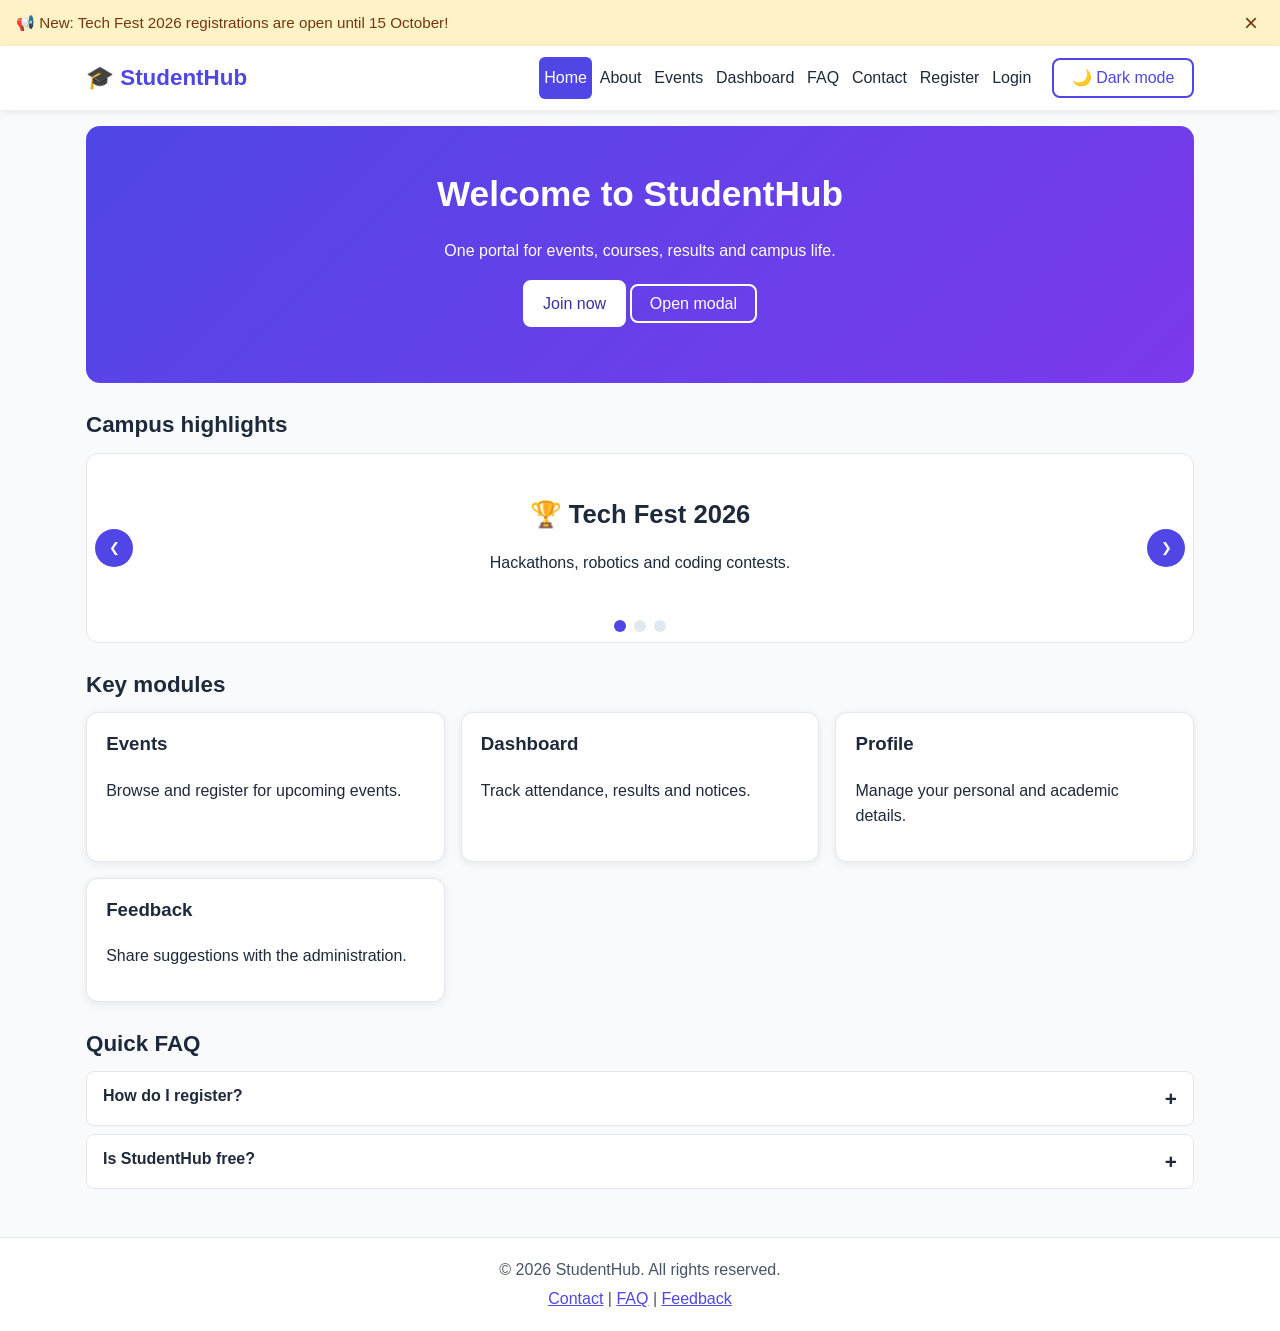
<file: index.html>
<!DOCTYPE html>
<html lang="en" data-theme="light">
<head>
  <meta charset="UTF-8">
  <meta name="viewport" content="width=device-width, initial-scale=1.0">
  <meta name="description" content="StudentHub - Home">
  <title>Home | StudentHub</title>
  <link rel="stylesheet" href="css/common.css">
  <link rel="stylesheet" href="css/index.css">
</head>
<body>
  <a class="skip-link" href="#main-content">Skip to main content</a>

  <div class="notification" id="notificationBanner" role="status">
    <span>&#128226; New: Tech Fest 2026 registrations are open until 15 October!</span>
    <button id="closeBanner" aria-label="Dismiss notification">&times;</button>
  </div>

  <header class="site-header">
    <div class="container header-inner">
      <a class="brand" href="index.html">&#127891; StudentHub</a>
      <button class="hamburger" id="hamburgerBtn" aria-label="Toggle navigation menu" aria-expanded="false" aria-controls="primary-nav">
        <span></span><span></span><span></span>
      </button>
      <nav id="primary-nav" class="primary-nav" aria-label="Primary">
        <ul>
        <li><a href="index.html" aria-current="page">Home</a></li>
        <li><a href="about.html">About</a></li>
        <li><a href="events.html">Events</a></li>
        <li><a href="dashboard.html">Dashboard</a></li>
        <li><a href="faq.html">FAQ</a></li>
        <li><a href="contact.html">Contact</a></li>
        <li><a href="register.html">Register</a></li>
        <li><a href="login.html">Login</a></li>
        </ul>
        <button class="btn btn-outline" id="themeToggle" type="button">&#127769; Dark mode</button>
      </nav>
    </div>
  </header>

  <main id="main-content" class="container">
    <section class="hero" aria-labelledby="hero-title">
      <h1 id="hero-title">Welcome to StudentHub</h1>
      <p>One portal for events, courses, results and campus life.</p>
      <p><a class="btn" href="register.html">Join now</a> <button class="btn btn-outline" id="openModalBtn" type="button">Open modal</button></p>
    </section>

    <section aria-labelledby="slider-title">
      <h2 id="slider-title">Campus highlights</h2>
      <div class="slider" aria-roledescription="carousel" aria-label="Campus highlights">
        <div class="slide active"><h3>&#127942; Tech Fest 2026</h3><p>Hackathons, robotics and coding contests.</p></div>
        <div class="slide"><h3>&#128218; Library 24x7</h3><p>Digital library open all night during exams.</p></div>
        <div class="slide"><h3>&#127908; Cultural Night</h3><p>Music, dance and drama by student clubs.</p></div>
        <button class="slider-btn prev" id="prevSlide" aria-label="Previous slide">&#10094;</button>
        <button class="slider-btn next" id="nextSlide" aria-label="Next slide">&#10095;</button>
        <div class="dots" id="sliderDots" role="tablist"></div>
      </div>
    </section>

    <section aria-labelledby="features-title">
      <h2 id="features-title">Key modules</h2>
      <div class="grid cards">
        <article class="card"><h3>Events</h3><p>Browse and register for upcoming events.</p></article>
        <article class="card"><h3>Dashboard</h3><p>Track attendance, results and notices.</p></article>
        <article class="card"><h3>Profile</h3><p>Manage your personal and academic details.</p></article>
        <article class="card"><h3>Feedback</h3><p>Share suggestions with the administration.</p></article>
      </div>
    </section>

    <section aria-labelledby="faq-title">
      <h2 id="faq-title">Quick FAQ</h2>
      <div class="faq">
        <button class="faq-question" aria-expanded="false">How do I register?</button>
        <div class="faq-answer"><p>Open the Register page, fill in the form and accept the terms.</p></div>
        <button class="faq-question" aria-expanded="false">Is StudentHub free?</button>
        <div class="faq-answer"><p>Yes, it is free for all enrolled students.</p></div>
      </div>
    </section>
  </main>

  <footer class="site-footer">
    <div class="container">
      <p>&copy; 2026 StudentHub. All rights reserved.</p>
      <p><a href="contact.html">Contact</a> | <a href="faq.html">FAQ</a> | <a href="feedback.html">Feedback</a></p>
    </div>
  </footer>

  <div class="modal-overlay" id="modalOverlay" role="dialog" aria-modal="true" aria-labelledby="modalTitle">
    <div class="modal">
      <button class="modal-close" id="closeModalBtn" aria-label="Close dialog">&times;</button>
      <h2 id="modalTitle">Welcome to StudentHub!</h2>
      <p>This modal is pure JavaScript: it opens on click, closes with Esc, the X button or a click outside.</p>
      <button class="btn" id="modalOkBtn">Got it</button>
    </div>
  </div>
  <script src="js/main.js" defer></script>
</body>
</html>
</file>
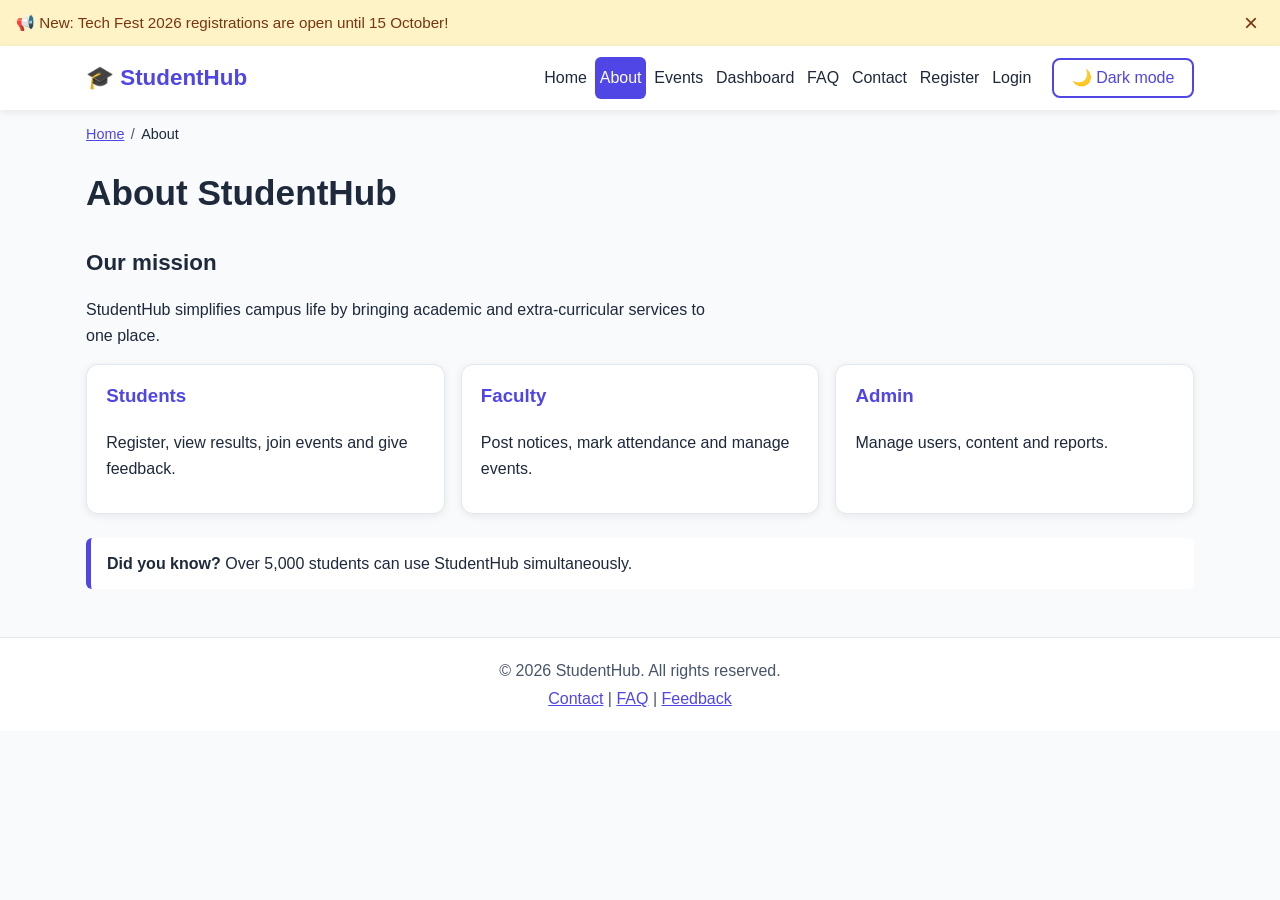
<file: about.html>
<!DOCTYPE html>
<html lang="en" data-theme="light">
<head>
  <meta charset="UTF-8">
  <meta name="viewport" content="width=device-width, initial-scale=1.0">
  <meta name="description" content="StudentHub - About">
  <title>About | StudentHub</title>
  <link rel="stylesheet" href="css/common.css">
  <link rel="stylesheet" href="css/about.css">
</head>
<body>
  <a class="skip-link" href="#main-content">Skip to main content</a>

  <div class="notification" id="notificationBanner" role="status">
    <span>&#128226; New: Tech Fest 2026 registrations are open until 15 October!</span>
    <button id="closeBanner" aria-label="Dismiss notification">&times;</button>
  </div>

  <header class="site-header">
    <div class="container header-inner">
      <a class="brand" href="index.html">&#127891; StudentHub</a>
      <button class="hamburger" id="hamburgerBtn" aria-label="Toggle navigation menu" aria-expanded="false" aria-controls="primary-nav">
        <span></span><span></span><span></span>
      </button>
      <nav id="primary-nav" class="primary-nav" aria-label="Primary">
        <ul>
        <li><a href="index.html">Home</a></li>
        <li><a href="about.html" aria-current="page">About</a></li>
        <li><a href="events.html">Events</a></li>
        <li><a href="dashboard.html">Dashboard</a></li>
        <li><a href="faq.html">FAQ</a></li>
        <li><a href="contact.html">Contact</a></li>
        <li><a href="register.html">Register</a></li>
        <li><a href="login.html">Login</a></li>
        </ul>
        <button class="btn btn-outline" id="themeToggle" type="button">&#127769; Dark mode</button>
      </nav>
    </div>
  </header>

    <nav class="breadcrumb" aria-label="Breadcrumb">
      <ol><li><a href="index.html">Home</a></li><li aria-current="page">About</li></ol>
    </nav>
  <main id="main-content" class="container">
    <h1>About StudentHub</h1>
    <section><h2>Our mission</h2><p>StudentHub simplifies campus life by bringing academic and extra-curricular services to one place.</p></section>
    <div class="grid cards">
      <article class="card"><h3>Students</h3><p>Register, view results, join events and give feedback.</p></article>
      <article class="card"><h3>Faculty</h3><p>Post notices, mark attendance and manage events.</p></article>
      <article class="card"><h3>Admin</h3><p>Manage users, content and reports.</p></article>
    </div>
    <aside class="notice"><strong>Did you know?</strong> Over 5,000 students can use StudentHub simultaneously.</aside>
  </main>

  <footer class="site-footer">
    <div class="container">
      <p>&copy; 2026 StudentHub. All rights reserved.</p>
      <p><a href="contact.html">Contact</a> | <a href="faq.html">FAQ</a> | <a href="feedback.html">Feedback</a></p>
    </div>
  </footer>

  <script src="js/main.js" defer></script>
</body>
</html>
</file>
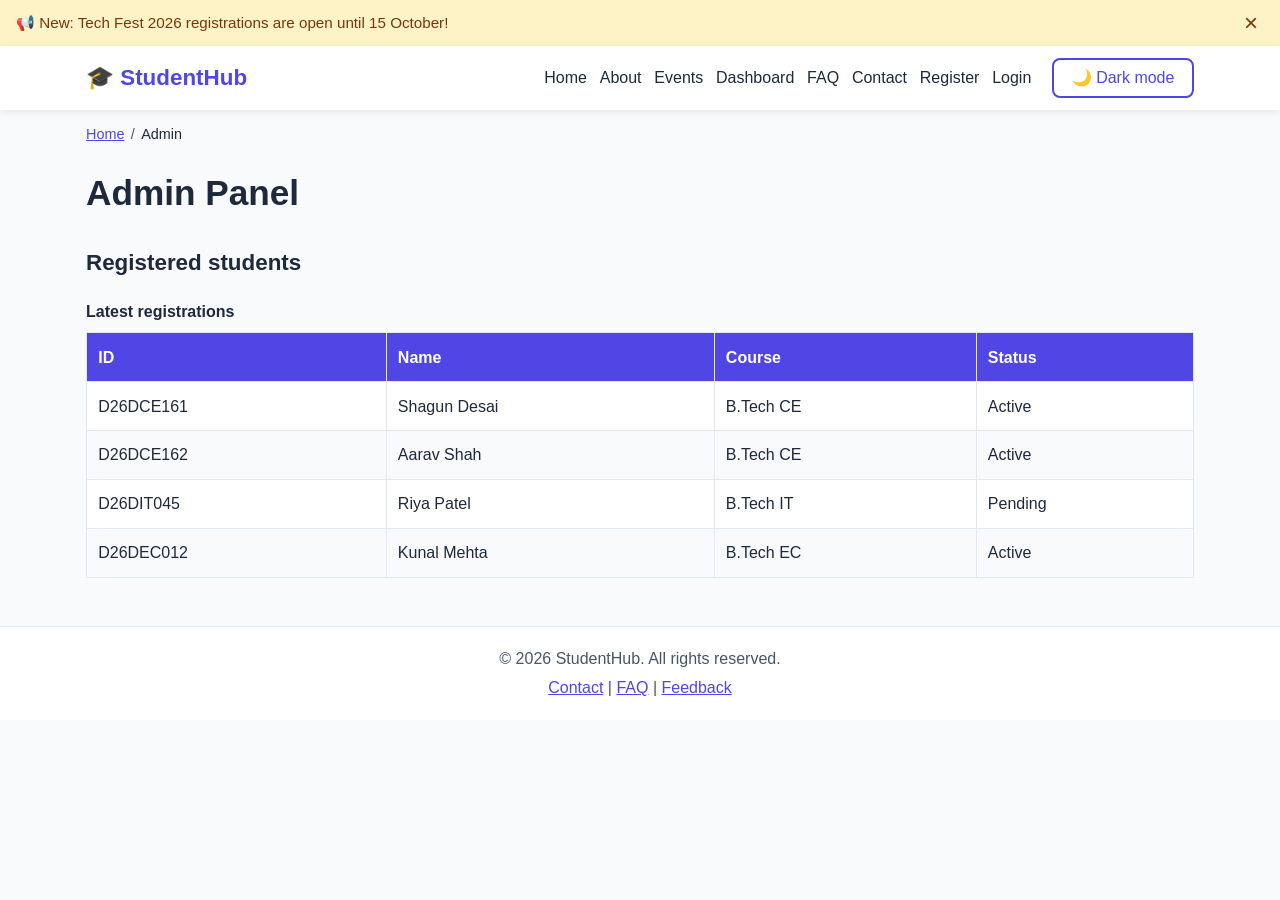
<file: admin.html>
<!DOCTYPE html>
<html lang="en" data-theme="light">
<head>
  <meta charset="UTF-8">
  <meta name="viewport" content="width=device-width, initial-scale=1.0">
  <meta name="description" content="StudentHub - Admin">
  <title>Admin | StudentHub</title>
  <link rel="stylesheet" href="css/common.css">
  <link rel="stylesheet" href="css/admin.css">
</head>
<body>
  <a class="skip-link" href="#main-content">Skip to main content</a>

  <div class="notification" id="notificationBanner" role="status">
    <span>&#128226; New: Tech Fest 2026 registrations are open until 15 October!</span>
    <button id="closeBanner" aria-label="Dismiss notification">&times;</button>
  </div>

  <header class="site-header">
    <div class="container header-inner">
      <a class="brand" href="index.html">&#127891; StudentHub</a>
      <button class="hamburger" id="hamburgerBtn" aria-label="Toggle navigation menu" aria-expanded="false" aria-controls="primary-nav">
        <span></span><span></span><span></span>
      </button>
      <nav id="primary-nav" class="primary-nav" aria-label="Primary">
        <ul>
        <li><a href="index.html">Home</a></li>
        <li><a href="about.html">About</a></li>
        <li><a href="events.html">Events</a></li>
        <li><a href="dashboard.html">Dashboard</a></li>
        <li><a href="faq.html">FAQ</a></li>
        <li><a href="contact.html">Contact</a></li>
        <li><a href="register.html">Register</a></li>
        <li><a href="login.html">Login</a></li>
        </ul>
        <button class="btn btn-outline" id="themeToggle" type="button">&#127769; Dark mode</button>
      </nav>
    </div>
  </header>

    <nav class="breadcrumb" aria-label="Breadcrumb">
      <ol><li><a href="index.html">Home</a></li><li aria-current="page">Admin</li></ol>
    </nav>
  <main id="main-content" class="container">
    <h1>Admin Panel</h1>
    <section><h2>Registered students</h2>
      <div class="table-wrap"><table>
        <caption>Latest registrations</caption>
        <thead><tr><th scope="col">ID</th><th scope="col">Name</th><th scope="col">Course</th><th scope="col">Status</th></tr></thead>
        <tbody>
          <tr><td>D26DCE161</td><td>Shagun Desai</td><td>B.Tech CE</td><td>Active</td></tr>
          <tr><td>D26DCE162</td><td>Aarav Shah</td><td>B.Tech CE</td><td>Active</td></tr>
          <tr><td>D26DIT045</td><td>Riya Patel</td><td>B.Tech IT</td><td>Pending</td></tr>
          <tr><td>D26DEC012</td><td>Kunal Mehta</td><td>B.Tech EC</td><td>Active</td></tr>
        </tbody>
      </table></div>
    </section>
  </main>

  <footer class="site-footer">
    <div class="container">
      <p>&copy; 2026 StudentHub. All rights reserved.</p>
      <p><a href="contact.html">Contact</a> | <a href="faq.html">FAQ</a> | <a href="feedback.html">Feedback</a></p>
    </div>
  </footer>

  <script src="js/main.js" defer></script>
</body>
</html>
</file>
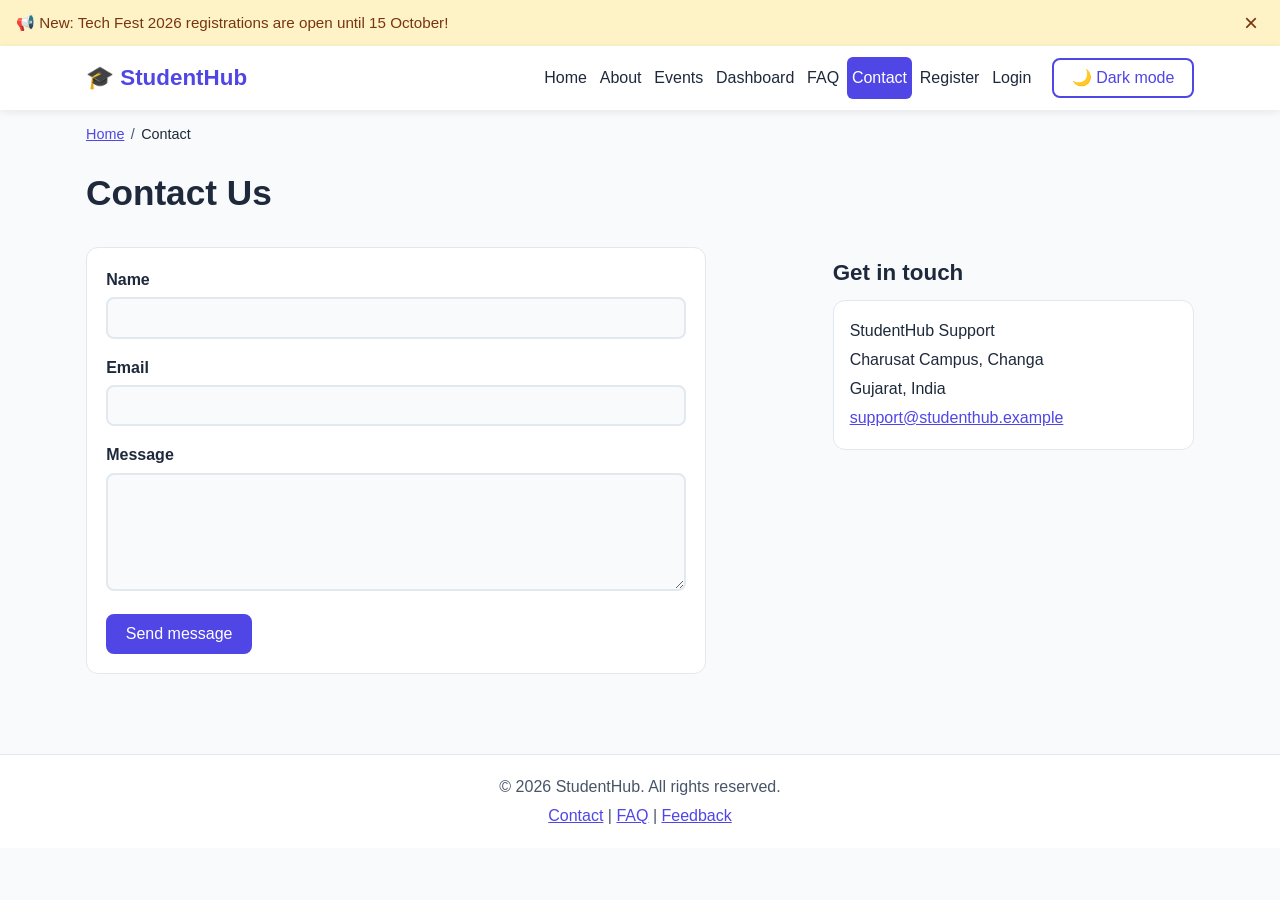
<file: contact.html>
<!DOCTYPE html>
<html lang="en" data-theme="light">
<head>
  <meta charset="UTF-8">
  <meta name="viewport" content="width=device-width, initial-scale=1.0">
  <meta name="description" content="StudentHub - Contact">
  <title>Contact | StudentHub</title>
  <link rel="stylesheet" href="css/common.css">
  <link rel="stylesheet" href="css/contact.css">
</head>
<body>
  <a class="skip-link" href="#main-content">Skip to main content</a>

  <div class="notification" id="notificationBanner" role="status">
    <span>&#128226; New: Tech Fest 2026 registrations are open until 15 October!</span>
    <button id="closeBanner" aria-label="Dismiss notification">&times;</button>
  </div>

  <header class="site-header">
    <div class="container header-inner">
      <a class="brand" href="index.html">&#127891; StudentHub</a>
      <button class="hamburger" id="hamburgerBtn" aria-label="Toggle navigation menu" aria-expanded="false" aria-controls="primary-nav">
        <span></span><span></span><span></span>
      </button>
      <nav id="primary-nav" class="primary-nav" aria-label="Primary">
        <ul>
        <li><a href="index.html">Home</a></li>
        <li><a href="about.html">About</a></li>
        <li><a href="events.html">Events</a></li>
        <li><a href="dashboard.html">Dashboard</a></li>
        <li><a href="faq.html">FAQ</a></li>
        <li><a href="contact.html" aria-current="page">Contact</a></li>
        <li><a href="register.html">Register</a></li>
        <li><a href="login.html">Login</a></li>
        </ul>
        <button class="btn btn-outline" id="themeToggle" type="button">&#127769; Dark mode</button>
      </nav>
    </div>
  </header>

    <nav class="breadcrumb" aria-label="Breadcrumb">
      <ol><li><a href="index.html">Home</a></li><li aria-current="page">Contact</li></ol>
    </nav>
  <main id="main-content" class="container">
    <h1>Contact Us</h1>
    <div class="two-col">
      <form class="form">
        <div class="field"><label for="cname">Name</label><input id="cname" type="text" required></div>
        <div class="field"><label for="cemail">Email</label><input id="cemail" type="email" required></div>
        <div class="field"><label for="cmsg">Message</label><textarea id="cmsg" rows="5" required></textarea></div>
        <button class="btn" type="submit">Send message</button>
      </form>
      <aside><h2>Get in touch</h2>
        <address>StudentHub Support<br>Charusat Campus, Changa<br>Gujarat, India<br><a href="mailto:support@studenthub.example">support@studenthub.example</a></address>
      </aside>
    </div>
  </main>

  <footer class="site-footer">
    <div class="container">
      <p>&copy; 2026 StudentHub. All rights reserved.</p>
      <p><a href="contact.html">Contact</a> | <a href="faq.html">FAQ</a> | <a href="feedback.html">Feedback</a></p>
    </div>
  </footer>

  <script src="js/main.js" defer></script>
</body>
</html>
</file>
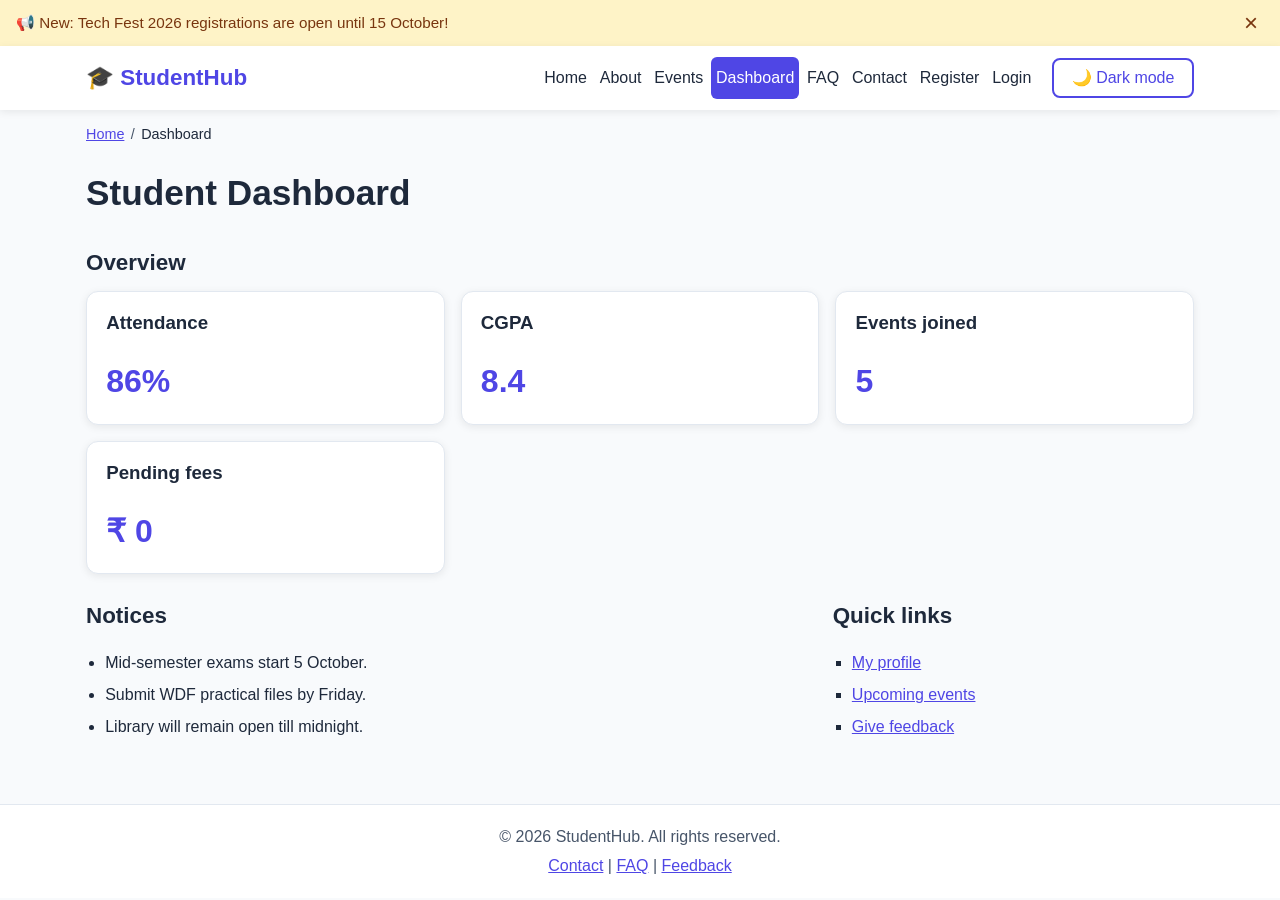
<file: dashboard.html>
<!DOCTYPE html>
<html lang="en" data-theme="light">
<head>
  <meta charset="UTF-8">
  <meta name="viewport" content="width=device-width, initial-scale=1.0">
  <meta name="description" content="StudentHub - Dashboard">
  <title>Dashboard | StudentHub</title>
  <link rel="stylesheet" href="css/common.css">
  <link rel="stylesheet" href="css/dashboard.css">
</head>
<body>
  <a class="skip-link" href="#main-content">Skip to main content</a>

  <div class="notification" id="notificationBanner" role="status">
    <span>&#128226; New: Tech Fest 2026 registrations are open until 15 October!</span>
    <button id="closeBanner" aria-label="Dismiss notification">&times;</button>
  </div>

  <header class="site-header">
    <div class="container header-inner">
      <a class="brand" href="index.html">&#127891; StudentHub</a>
      <button class="hamburger" id="hamburgerBtn" aria-label="Toggle navigation menu" aria-expanded="false" aria-controls="primary-nav">
        <span></span><span></span><span></span>
      </button>
      <nav id="primary-nav" class="primary-nav" aria-label="Primary">
        <ul>
        <li><a href="index.html">Home</a></li>
        <li><a href="about.html">About</a></li>
        <li><a href="events.html">Events</a></li>
        <li><a href="dashboard.html" aria-current="page">Dashboard</a></li>
        <li><a href="faq.html">FAQ</a></li>
        <li><a href="contact.html">Contact</a></li>
        <li><a href="register.html">Register</a></li>
        <li><a href="login.html">Login</a></li>
        </ul>
        <button class="btn btn-outline" id="themeToggle" type="button">&#127769; Dark mode</button>
      </nav>
    </div>
  </header>

    <nav class="breadcrumb" aria-label="Breadcrumb">
      <ol><li><a href="index.html">Home</a></li><li aria-current="page">Dashboard</li></ol>
    </nav>
  <main id="main-content" class="container">
    <h1>Student Dashboard</h1>
    <section aria-labelledby="stats"><h2 id="stats">Overview</h2>
      <div class="grid cards">
        <article class="card stat"><h3>Attendance</h3><p class="big">86%</p></article>
        <article class="card stat"><h3>CGPA</h3><p class="big">8.4</p></article>
        <article class="card stat"><h3>Events joined</h3><p class="big">5</p></article>
        <article class="card stat"><h3>Pending fees</h3><p class="big">&#8377; 0</p></article>
      </div>
    </section>
    <div class="two-col">
      <section aria-labelledby="notices"><h2 id="notices">Notices</h2>
        <ul class="list"><li>Mid-semester exams start 5 October.</li><li>Submit WDF practical files by Friday.</li><li>Library will remain open till midnight.</li></ul>
      </section>
      <aside aria-labelledby="quick"><h2 id="quick">Quick links</h2>
        <ul class="list"><li><a href="profile.html">My profile</a></li><li><a href="events.html">Upcoming events</a></li><li><a href="feedback.html">Give feedback</a></li></ul>
      </aside>
    </div>
  </main>

  <footer class="site-footer">
    <div class="container">
      <p>&copy; 2026 StudentHub. All rights reserved.</p>
      <p><a href="contact.html">Contact</a> | <a href="faq.html">FAQ</a> | <a href="feedback.html">Feedback</a></p>
    </div>
  </footer>

  <script src="js/main.js" defer></script>
</body>
</html>
</file>
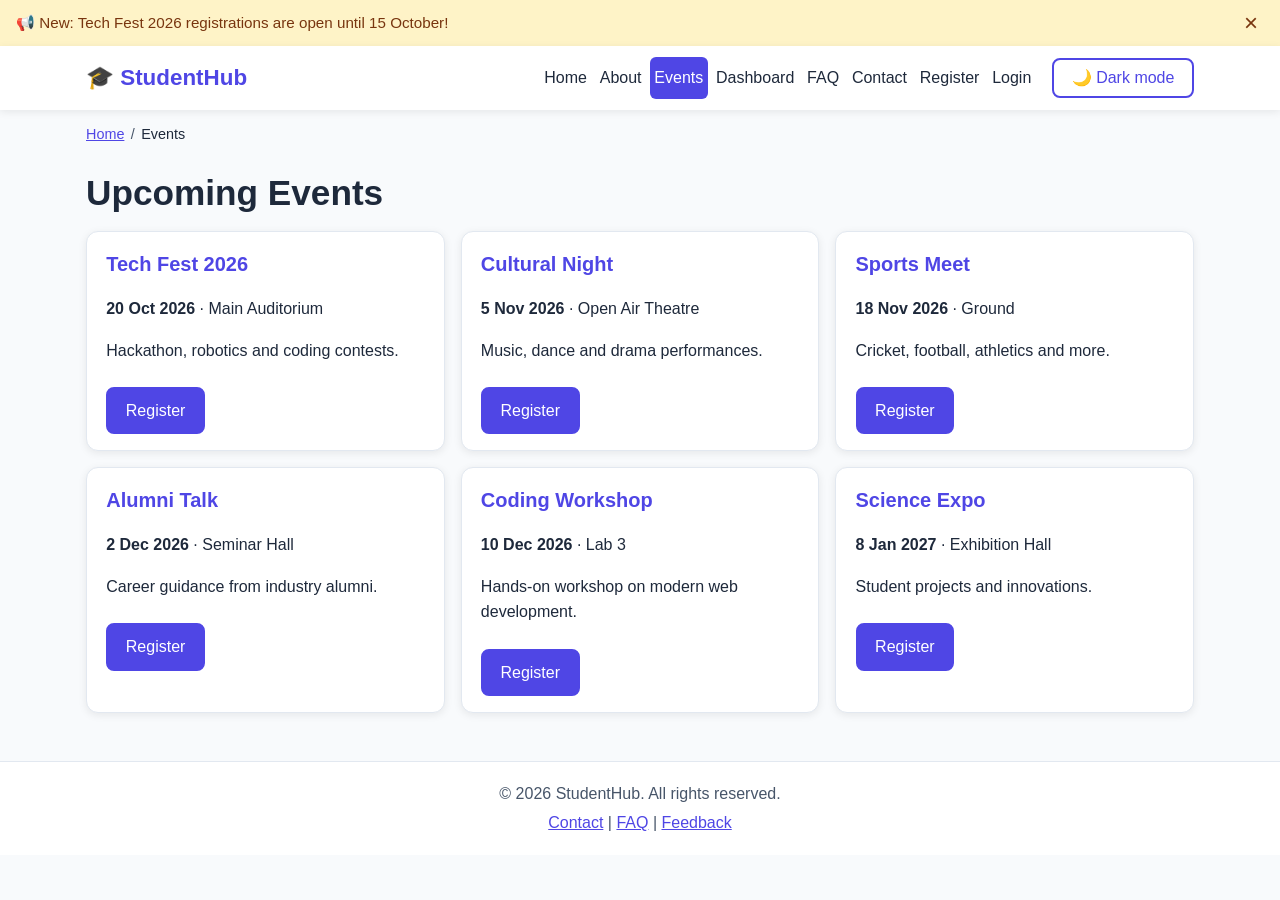
<file: events.html>
<!DOCTYPE html>
<html lang="en" data-theme="light">
<head>
  <meta charset="UTF-8">
  <meta name="viewport" content="width=device-width, initial-scale=1.0">
  <meta name="description" content="StudentHub - Events">
  <title>Events | StudentHub</title>
  <link rel="stylesheet" href="css/common.css">
  <link rel="stylesheet" href="css/events.css">
</head>
<body>
  <a class="skip-link" href="#main-content">Skip to main content</a>

  <div class="notification" id="notificationBanner" role="status">
    <span>&#128226; New: Tech Fest 2026 registrations are open until 15 October!</span>
    <button id="closeBanner" aria-label="Dismiss notification">&times;</button>
  </div>

  <header class="site-header">
    <div class="container header-inner">
      <a class="brand" href="index.html">&#127891; StudentHub</a>
      <button class="hamburger" id="hamburgerBtn" aria-label="Toggle navigation menu" aria-expanded="false" aria-controls="primary-nav">
        <span></span><span></span><span></span>
      </button>
      <nav id="primary-nav" class="primary-nav" aria-label="Primary">
        <ul>
        <li><a href="index.html">Home</a></li>
        <li><a href="about.html">About</a></li>
        <li><a href="events.html" aria-current="page">Events</a></li>
        <li><a href="dashboard.html">Dashboard</a></li>
        <li><a href="faq.html">FAQ</a></li>
        <li><a href="contact.html">Contact</a></li>
        <li><a href="register.html">Register</a></li>
        <li><a href="login.html">Login</a></li>
        </ul>
        <button class="btn btn-outline" id="themeToggle" type="button">&#127769; Dark mode</button>
      </nav>
    </div>
  </header>

    <nav class="breadcrumb" aria-label="Breadcrumb">
      <ol><li><a href="index.html">Home</a></li><li aria-current="page">Events</li></ol>
    </nav>
  <main id="main-content" class="container">
    <h1>Upcoming Events</h1>
    <div class="grid cards">
      <article class="card"><h2>Tech Fest 2026</h2><p><time datetime="2026-10-20">20 Oct 2026</time> &middot; Main Auditorium</p><p>Hackathon, robotics and coding contests.</p><a class="btn" href="register.html">Register</a></article>
      <article class="card"><h2>Cultural Night</h2><p><time datetime="2026-11-05">5 Nov 2026</time> &middot; Open Air Theatre</p><p>Music, dance and drama performances.</p><a class="btn" href="register.html">Register</a></article>
      <article class="card"><h2>Sports Meet</h2><p><time datetime="2026-11-18">18 Nov 2026</time> &middot; Ground</p><p>Cricket, football, athletics and more.</p><a class="btn" href="register.html">Register</a></article>
      <article class="card"><h2>Alumni Talk</h2><p><time datetime="2026-12-02">2 Dec 2026</time> &middot; Seminar Hall</p><p>Career guidance from industry alumni.</p><a class="btn" href="register.html">Register</a></article>
      <article class="card"><h2>Coding Workshop</h2><p><time datetime="2026-12-10">10 Dec 2026</time> &middot; Lab 3</p><p>Hands-on workshop on modern web development.</p><a class="btn" href="register.html">Register</a></article>
      <article class="card"><h2>Science Expo</h2><p><time datetime="2027-01-08">8 Jan 2027</time> &middot; Exhibition Hall</p><p>Student projects and innovations.</p><a class="btn" href="register.html">Register</a></article>
    </div>
  </main>

  <footer class="site-footer">
    <div class="container">
      <p>&copy; 2026 StudentHub. All rights reserved.</p>
      <p><a href="contact.html">Contact</a> | <a href="faq.html">FAQ</a> | <a href="feedback.html">Feedback</a></p>
    </div>
  </footer>

  <script src="js/main.js" defer></script>
</body>
</html>
</file>
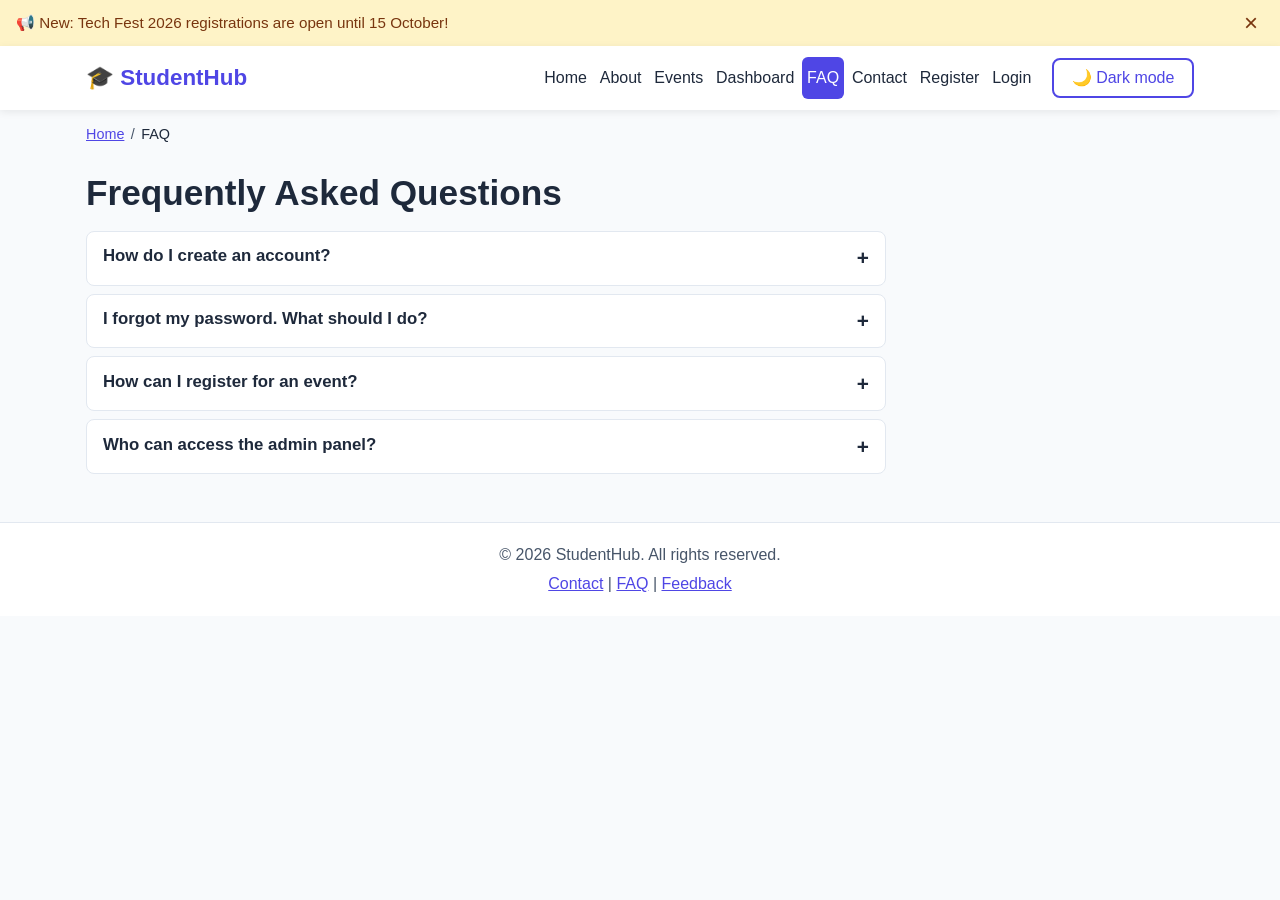
<file: faq.html>
<!DOCTYPE html>
<html lang="en" data-theme="light">
<head>
  <meta charset="UTF-8">
  <meta name="viewport" content="width=device-width, initial-scale=1.0">
  <meta name="description" content="StudentHub - FAQ">
  <title>FAQ | StudentHub</title>
  <link rel="stylesheet" href="css/common.css">
  <link rel="stylesheet" href="css/faq.css">
</head>
<body>
  <a class="skip-link" href="#main-content">Skip to main content</a>

  <div class="notification" id="notificationBanner" role="status">
    <span>&#128226; New: Tech Fest 2026 registrations are open until 15 October!</span>
    <button id="closeBanner" aria-label="Dismiss notification">&times;</button>
  </div>

  <header class="site-header">
    <div class="container header-inner">
      <a class="brand" href="index.html">&#127891; StudentHub</a>
      <button class="hamburger" id="hamburgerBtn" aria-label="Toggle navigation menu" aria-expanded="false" aria-controls="primary-nav">
        <span></span><span></span><span></span>
      </button>
      <nav id="primary-nav" class="primary-nav" aria-label="Primary">
        <ul>
        <li><a href="index.html">Home</a></li>
        <li><a href="about.html">About</a></li>
        <li><a href="events.html">Events</a></li>
        <li><a href="dashboard.html">Dashboard</a></li>
        <li><a href="faq.html" aria-current="page">FAQ</a></li>
        <li><a href="contact.html">Contact</a></li>
        <li><a href="register.html">Register</a></li>
        <li><a href="login.html">Login</a></li>
        </ul>
        <button class="btn btn-outline" id="themeToggle" type="button">&#127769; Dark mode</button>
      </nav>
    </div>
  </header>

    <nav class="breadcrumb" aria-label="Breadcrumb">
      <ol><li><a href="index.html">Home</a></li><li aria-current="page">FAQ</li></ol>
    </nav>
  <main id="main-content" class="container">
    <h1>Frequently Asked Questions</h1>
    <div class="faq">
      <button class="faq-question" aria-expanded="false">How do I create an account?</button>
      <div class="faq-answer"><p>Go to the Register page, fill in all required fields and submit the form.</p></div>
      <button class="faq-question" aria-expanded="false">I forgot my password. What should I do?</button>
      <div class="faq-answer"><p>Use the Forgot Password link on the Login page to reset it.</p></div>
      <button class="faq-question" aria-expanded="false">How can I register for an event?</button>
      <div class="faq-answer"><p>Open the Events page and click Register on the event you like.</p></div>
      <button class="faq-question" aria-expanded="false">Who can access the admin panel?</button>
      <div class="faq-answer"><p>Only authorised administrators can access the admin panel.</p></div>
    </div>
  </main>

  <footer class="site-footer">
    <div class="container">
      <p>&copy; 2026 StudentHub. All rights reserved.</p>
      <p><a href="contact.html">Contact</a> | <a href="faq.html">FAQ</a> | <a href="feedback.html">Feedback</a></p>
    </div>
  </footer>

  <script src="js/main.js" defer></script>
</body>
</html>
</file>
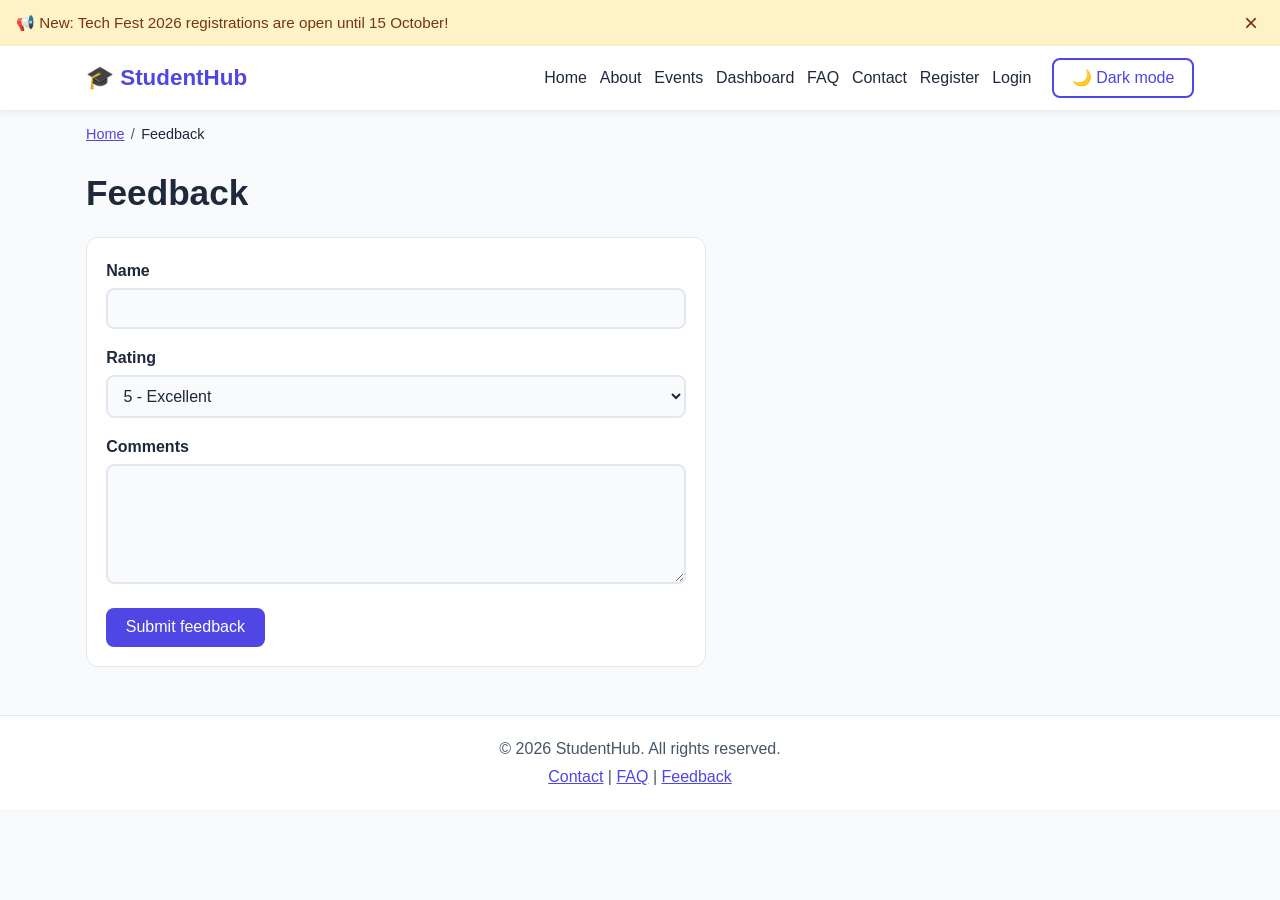
<file: feedback.html>
<!DOCTYPE html>
<html lang="en" data-theme="light">
<head>
  <meta charset="UTF-8">
  <meta name="viewport" content="width=device-width, initial-scale=1.0">
  <meta name="description" content="StudentHub - Feedback">
  <title>Feedback | StudentHub</title>
  <link rel="stylesheet" href="css/common.css">
  <link rel="stylesheet" href="css/feedback.css">
</head>
<body>
  <a class="skip-link" href="#main-content">Skip to main content</a>

  <div class="notification" id="notificationBanner" role="status">
    <span>&#128226; New: Tech Fest 2026 registrations are open until 15 October!</span>
    <button id="closeBanner" aria-label="Dismiss notification">&times;</button>
  </div>

  <header class="site-header">
    <div class="container header-inner">
      <a class="brand" href="index.html">&#127891; StudentHub</a>
      <button class="hamburger" id="hamburgerBtn" aria-label="Toggle navigation menu" aria-expanded="false" aria-controls="primary-nav">
        <span></span><span></span><span></span>
      </button>
      <nav id="primary-nav" class="primary-nav" aria-label="Primary">
        <ul>
        <li><a href="index.html">Home</a></li>
        <li><a href="about.html">About</a></li>
        <li><a href="events.html">Events</a></li>
        <li><a href="dashboard.html">Dashboard</a></li>
        <li><a href="faq.html">FAQ</a></li>
        <li><a href="contact.html">Contact</a></li>
        <li><a href="register.html">Register</a></li>
        <li><a href="login.html">Login</a></li>
        </ul>
        <button class="btn btn-outline" id="themeToggle" type="button">&#127769; Dark mode</button>
      </nav>
    </div>
  </header>

    <nav class="breadcrumb" aria-label="Breadcrumb">
      <ol><li><a href="index.html">Home</a></li><li aria-current="page">Feedback</li></ol>
    </nav>
  <main id="main-content" class="container">
    <h1>Feedback</h1>
    <form class="form">
      <div class="field"><label for="fname">Name</label><input id="fname" type="text" required></div>
      <div class="field"><label for="frating">Rating</label>
        <select id="frating"><option>5 - Excellent</option><option>4 - Good</option><option>3 - Average</option><option>2 - Poor</option><option>1 - Very poor</option></select></div>
      <div class="field"><label for="fcomment">Comments</label><textarea id="fcomment" rows="5"></textarea></div>
      <button class="btn" type="submit">Submit feedback</button>
    </form>
  </main>

  <footer class="site-footer">
    <div class="container">
      <p>&copy; 2026 StudentHub. All rights reserved.</p>
      <p><a href="contact.html">Contact</a> | <a href="faq.html">FAQ</a> | <a href="feedback.html">Feedback</a></p>
    </div>
  </footer>

  <script src="js/main.js" defer></script>
</body>
</html>
</file>
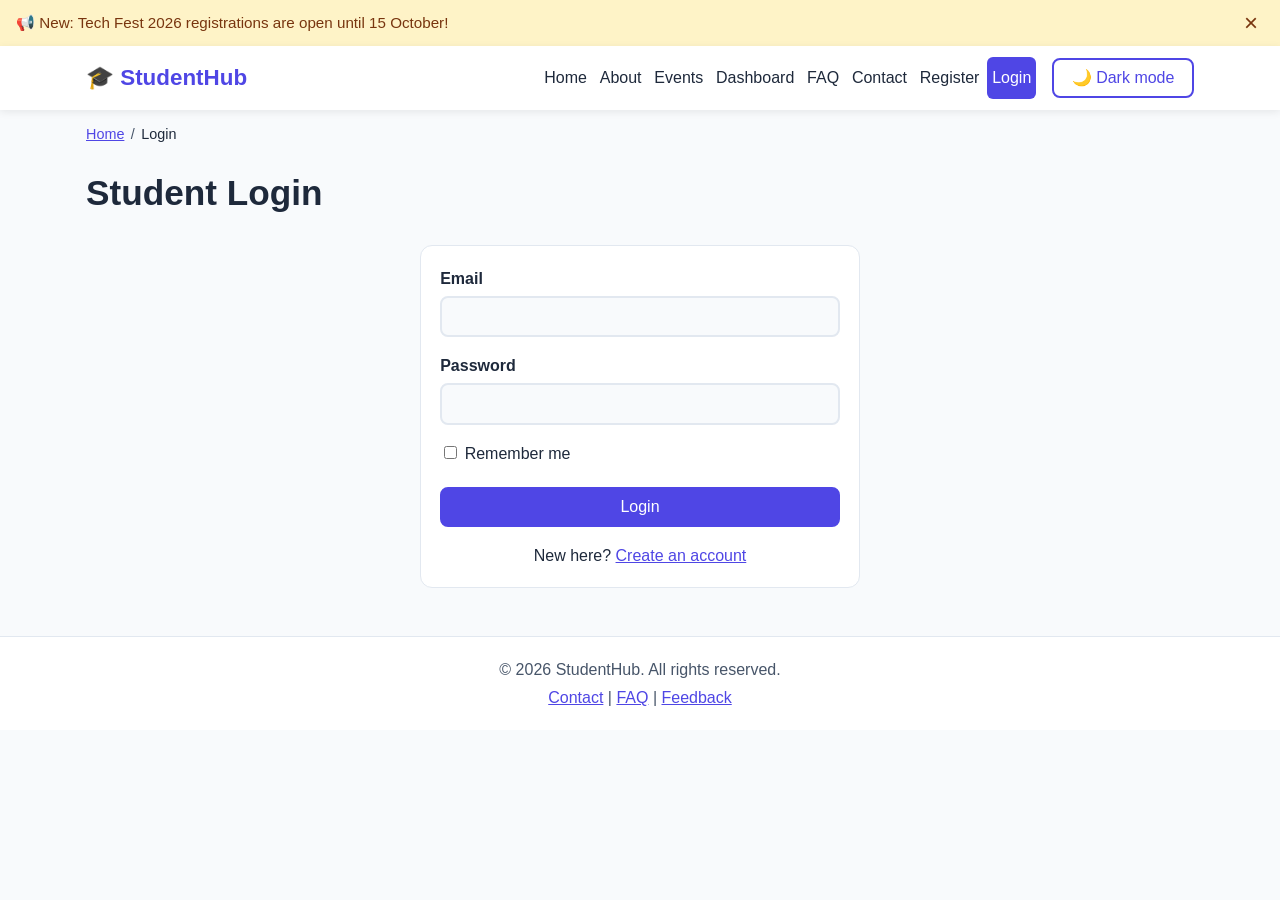
<file: login.html>
<!DOCTYPE html>
<html lang="en" data-theme="light">
<head>
  <meta charset="UTF-8">
  <meta name="viewport" content="width=device-width, initial-scale=1.0">
  <meta name="description" content="StudentHub - Login">
  <title>Login | StudentHub</title>
  <link rel="stylesheet" href="css/common.css">
  <link rel="stylesheet" href="css/login.css">
</head>
<body>
  <a class="skip-link" href="#main-content">Skip to main content</a>

  <div class="notification" id="notificationBanner" role="status">
    <span>&#128226; New: Tech Fest 2026 registrations are open until 15 October!</span>
    <button id="closeBanner" aria-label="Dismiss notification">&times;</button>
  </div>

  <header class="site-header">
    <div class="container header-inner">
      <a class="brand" href="index.html">&#127891; StudentHub</a>
      <button class="hamburger" id="hamburgerBtn" aria-label="Toggle navigation menu" aria-expanded="false" aria-controls="primary-nav">
        <span></span><span></span><span></span>
      </button>
      <nav id="primary-nav" class="primary-nav" aria-label="Primary">
        <ul>
        <li><a href="index.html">Home</a></li>
        <li><a href="about.html">About</a></li>
        <li><a href="events.html">Events</a></li>
        <li><a href="dashboard.html">Dashboard</a></li>
        <li><a href="faq.html">FAQ</a></li>
        <li><a href="contact.html">Contact</a></li>
        <li><a href="register.html">Register</a></li>
        <li><a href="login.html" aria-current="page">Login</a></li>
        </ul>
        <button class="btn btn-outline" id="themeToggle" type="button">&#127769; Dark mode</button>
      </nav>
    </div>
  </header>

    <nav class="breadcrumb" aria-label="Breadcrumb">
      <ol><li><a href="index.html">Home</a></li><li aria-current="page">Login</li></ol>
    </nav>
  <main id="main-content" class="container">
    <h1>Student Login</h1>
    <form class="form" action="dashboard.html">
      <div class="field"><label for="lemail">Email</label><input type="email" id="lemail" required autocomplete="username"></div>
      <div class="field"><label for="lpass">Password</label><input type="password" id="lpass" required autocomplete="current-password"></div>
      <label class="inline"><input type="checkbox"> Remember me</label>
      <div class="form-actions"><button class="btn" type="submit">Login</button></div>
      <p>New here? <a href="register.html">Create an account</a></p>
    </form>
  </main>

  <footer class="site-footer">
    <div class="container">
      <p>&copy; 2026 StudentHub. All rights reserved.</p>
      <p><a href="contact.html">Contact</a> | <a href="faq.html">FAQ</a> | <a href="feedback.html">Feedback</a></p>
    </div>
  </footer>

  <script src="js/main.js" defer></script>
</body>
</html>
</file>
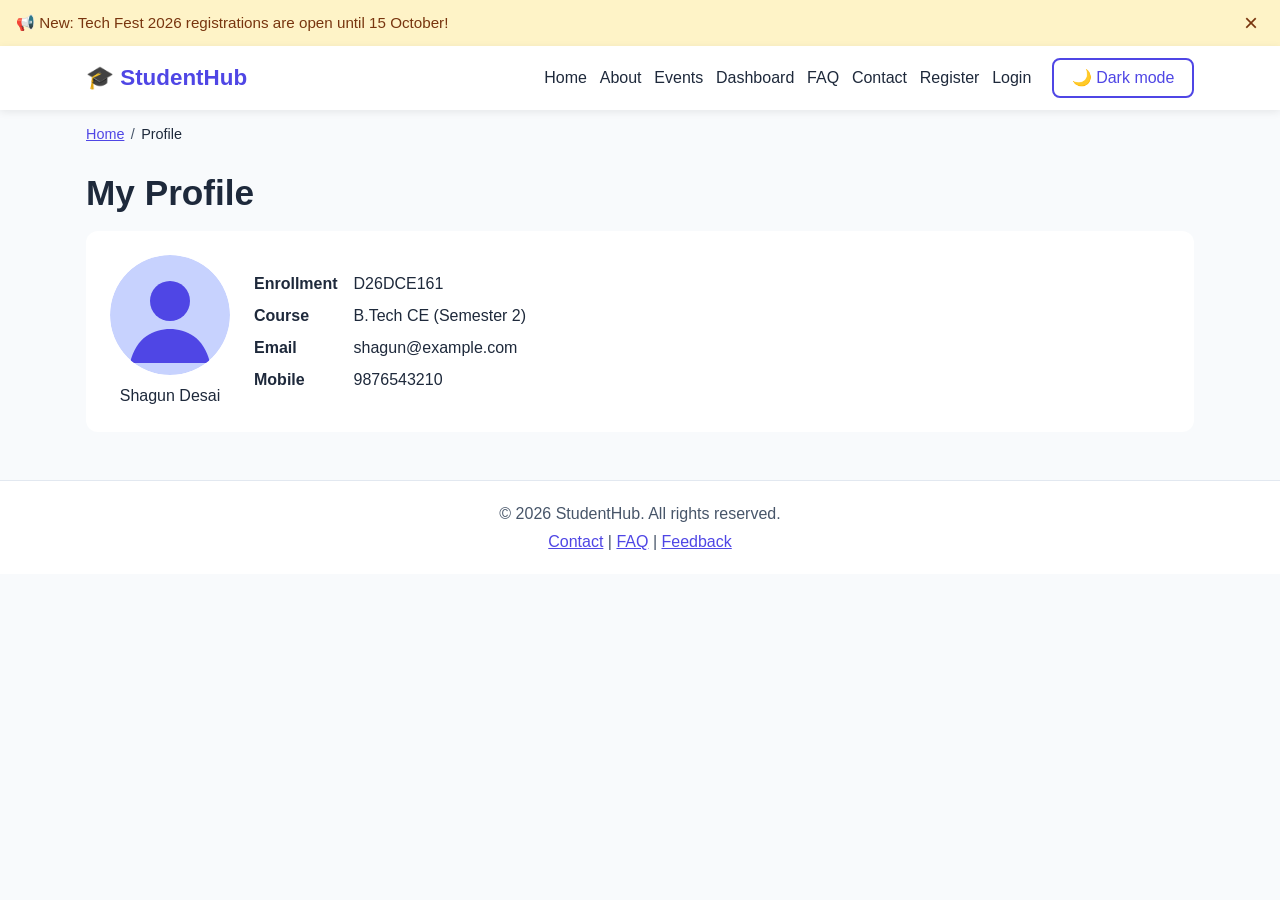
<file: profile.html>
<!DOCTYPE html>
<html lang="en" data-theme="light">
<head>
  <meta charset="UTF-8">
  <meta name="viewport" content="width=device-width, initial-scale=1.0">
  <meta name="description" content="StudentHub - Profile">
  <title>Profile | StudentHub</title>
  <link rel="stylesheet" href="css/common.css">
  <link rel="stylesheet" href="css/profile.css">
</head>
<body>
  <a class="skip-link" href="#main-content">Skip to main content</a>

  <div class="notification" id="notificationBanner" role="status">
    <span>&#128226; New: Tech Fest 2026 registrations are open until 15 October!</span>
    <button id="closeBanner" aria-label="Dismiss notification">&times;</button>
  </div>

  <header class="site-header">
    <div class="container header-inner">
      <a class="brand" href="index.html">&#127891; StudentHub</a>
      <button class="hamburger" id="hamburgerBtn" aria-label="Toggle navigation menu" aria-expanded="false" aria-controls="primary-nav">
        <span></span><span></span><span></span>
      </button>
      <nav id="primary-nav" class="primary-nav" aria-label="Primary">
        <ul>
        <li><a href="index.html">Home</a></li>
        <li><a href="about.html">About</a></li>
        <li><a href="events.html">Events</a></li>
        <li><a href="dashboard.html">Dashboard</a></li>
        <li><a href="faq.html">FAQ</a></li>
        <li><a href="contact.html">Contact</a></li>
        <li><a href="register.html">Register</a></li>
        <li><a href="login.html">Login</a></li>
        </ul>
        <button class="btn btn-outline" id="themeToggle" type="button">&#127769; Dark mode</button>
      </nav>
    </div>
  </header>

    <nav class="breadcrumb" aria-label="Breadcrumb">
      <ol><li><a href="index.html">Home</a></li><li aria-current="page">Profile</li></ol>
    </nav>
  <main id="main-content" class="container">
    <h1>My Profile</h1>
    <section class="profile">
      <figure><img src="images/avatar.svg" alt="Profile picture of Shagun Desai" width="120" height="120"><figcaption>Shagun Desai</figcaption></figure>
      <dl>
        <dt>Enrollment</dt><dd>D26DCE161</dd>
        <dt>Course</dt><dd>B.Tech CE (Semester 2)</dd>
        <dt>Email</dt><dd>shagun@example.com</dd>
        <dt>Mobile</dt><dd>9876543210</dd>
      </dl>
    </section>
  </main>

  <footer class="site-footer">
    <div class="container">
      <p>&copy; 2026 StudentHub. All rights reserved.</p>
      <p><a href="contact.html">Contact</a> | <a href="faq.html">FAQ</a> | <a href="feedback.html">Feedback</a></p>
    </div>
  </footer>

  <script src="js/main.js" defer></script>
</body>
</html>
</file>
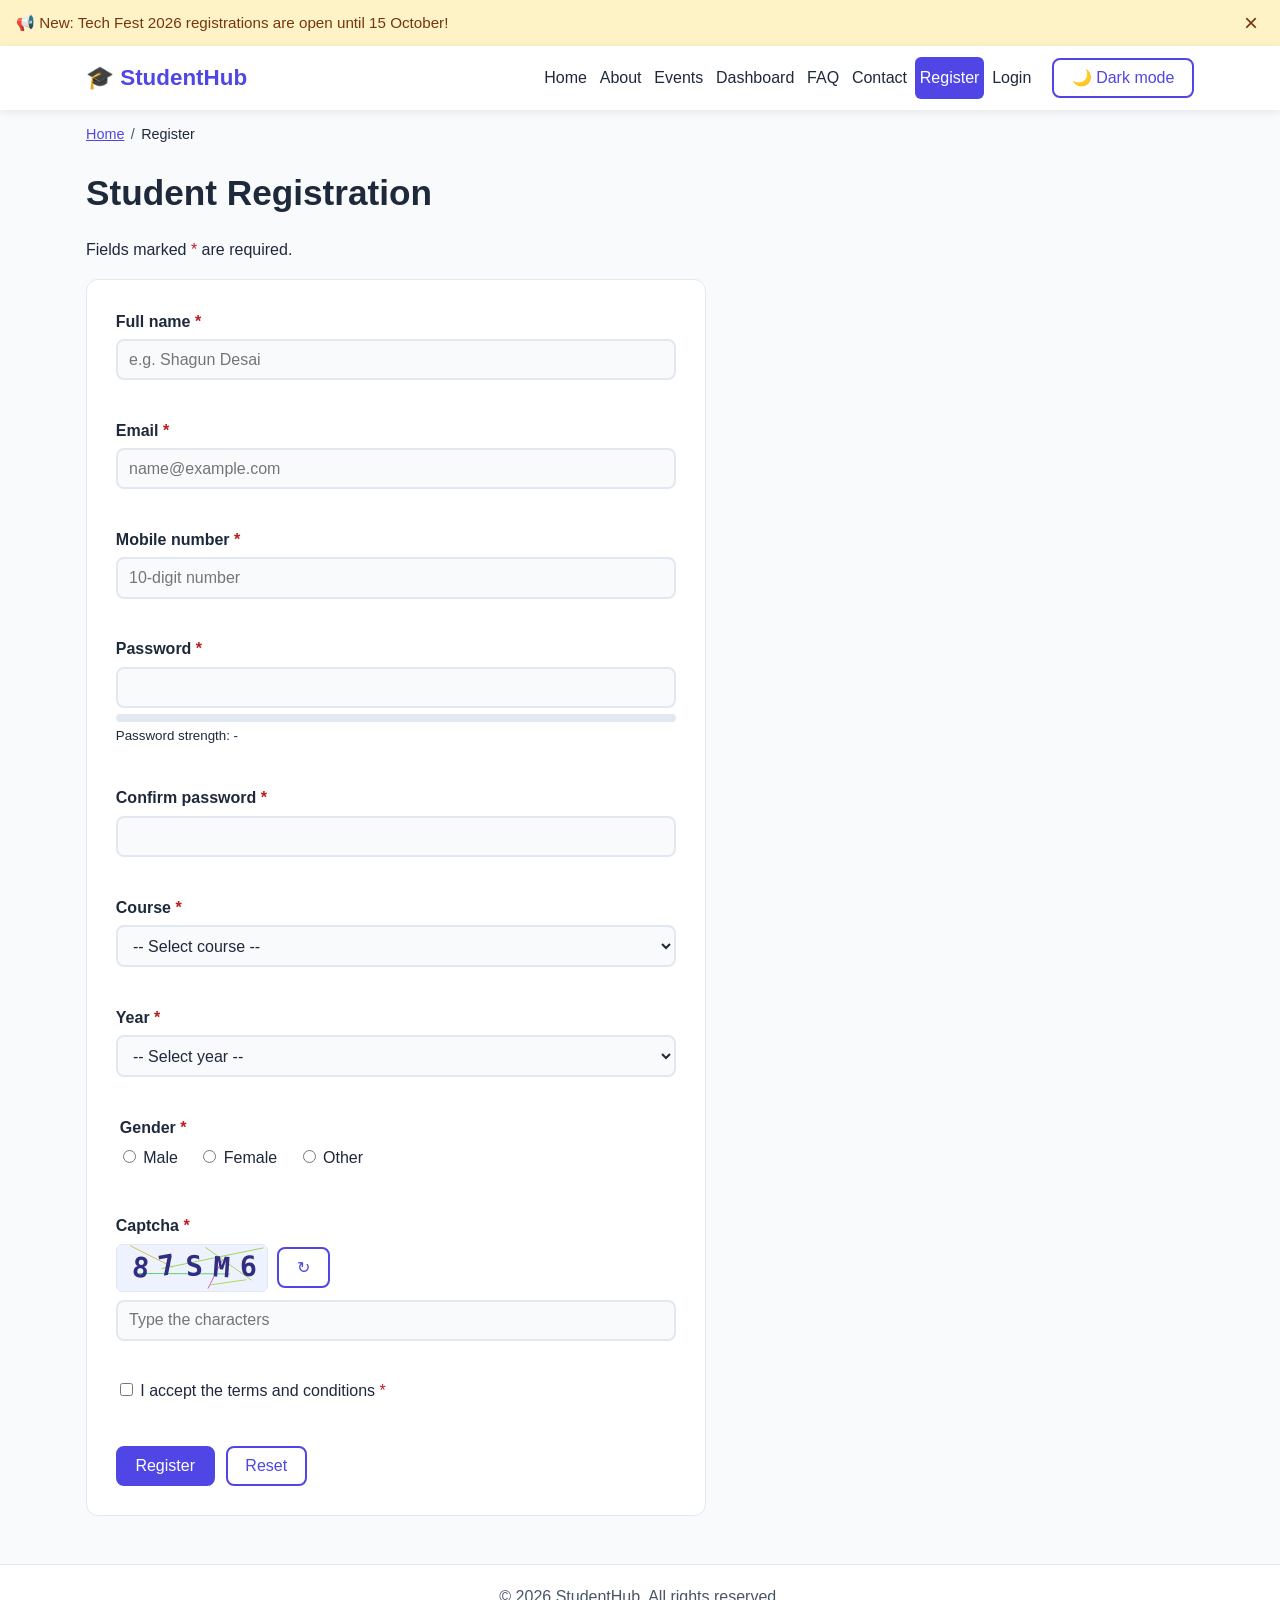
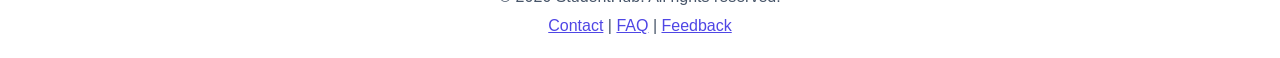
<file: register.html>
<!DOCTYPE html>
<html lang="en" data-theme="light">
<head>
  <meta charset="UTF-8">
  <meta name="viewport" content="width=device-width, initial-scale=1.0">
  <meta name="description" content="StudentHub - Register">
  <title>Register | StudentHub</title>
  <link rel="stylesheet" href="css/common.css">
  <link rel="stylesheet" href="css/register.css">
</head>
<body>
  <a class="skip-link" href="#main-content">Skip to main content</a>

  <div class="notification" id="notificationBanner" role="status">
    <span>&#128226; New: Tech Fest 2026 registrations are open until 15 October!</span>
    <button id="closeBanner" aria-label="Dismiss notification">&times;</button>
  </div>

  <header class="site-header">
    <div class="container header-inner">
      <a class="brand" href="index.html">&#127891; StudentHub</a>
      <button class="hamburger" id="hamburgerBtn" aria-label="Toggle navigation menu" aria-expanded="false" aria-controls="primary-nav">
        <span></span><span></span><span></span>
      </button>
      <nav id="primary-nav" class="primary-nav" aria-label="Primary">
        <ul>
        <li><a href="index.html">Home</a></li>
        <li><a href="about.html">About</a></li>
        <li><a href="events.html">Events</a></li>
        <li><a href="dashboard.html">Dashboard</a></li>
        <li><a href="faq.html">FAQ</a></li>
        <li><a href="contact.html">Contact</a></li>
        <li><a href="register.html" aria-current="page">Register</a></li>
        <li><a href="login.html">Login</a></li>
        </ul>
        <button class="btn btn-outline" id="themeToggle" type="button">&#127769; Dark mode</button>
      </nav>
    </div>
  </header>

    <nav class="breadcrumb" aria-label="Breadcrumb">
      <ol><li><a href="index.html">Home</a></li><li aria-current="page">Register</li></ol>
    </nav>
  <main id="main-content" class="container">
    <h1>Student Registration</h1>
    <p>Fields marked <span class="req">*</span> are required.</p>
    <form id="registerForm" class="form" novalidate>
      <div class="field">
        <label for="fullName">Full name <span class="req">*</span></label>
        <input type="text" id="fullName" name="fullName" placeholder="e.g. Shagun Desai" autocomplete="name" aria-describedby="fullName-err" required>
        <span class="error" id="fullName-err" role="alert"></span>
      </div>
      <div class="field">
        <label for="email">Email <span class="req">*</span></label>
        <input type="email" id="email" name="email" placeholder="name@example.com" autocomplete="email" aria-describedby="email-err" required>
        <span class="error" id="email-err" role="alert"></span>
      </div>
      <div class="field">
        <label for="mobile">Mobile number <span class="req">*</span></label>
        <input type="tel" id="mobile" name="mobile" placeholder="10-digit number" maxlength="10" inputmode="numeric" aria-describedby="mobile-err" required>
        <span class="error" id="mobile-err" role="alert"></span>
      </div>
      <div class="field">
        <label for="password">Password <span class="req">*</span></label>
        <input type="password" id="password" name="password" autocomplete="new-password" aria-describedby="password-err strength-text" required>
        <div class="strength"><div class="strength-bar" id="strengthBar"></div></div>
        <small id="strength-text">Password strength: -</small>
        <span class="error" id="password-err" role="alert"></span>
      </div>
      <div class="field">
        <label for="confirmPassword">Confirm password <span class="req">*</span></label>
        <input type="password" id="confirmPassword" name="confirmPassword" autocomplete="new-password" aria-describedby="confirmPassword-err" required>
        <span class="error" id="confirmPassword-err" role="alert"></span>
      </div>
      <div class="field">
        <label for="course">Course <span class="req">*</span></label>
        <select id="course" name="course" aria-describedby="course-err" required>
          <option value="">-- Select course --</option>
          <option>B.Tech CE</option><option>B.Tech IT</option><option>B.Tech EC</option><option>BCA</option><option>MCA</option>
        </select>
        <span class="error" id="course-err" role="alert"></span>
      </div>
      <div class="field">
        <label for="year">Year <span class="req">*</span></label>
        <select id="year" name="year" aria-describedby="year-err" required>
          <option value="">-- Select year --</option>
          <option>1st Year</option><option>2nd Year</option><option>3rd Year</option><option>4th Year</option>
        </select>
        <span class="error" id="year-err" role="alert"></span>
      </div>
      <fieldset class="field" aria-describedby="gender-err">
        <legend>Gender <span class="req">*</span></legend>
        <label class="inline"><input type="radio" name="gender" value="Male"> Male</label>
        <label class="inline"><input type="radio" name="gender" value="Female"> Female</label>
        <label class="inline"><input type="radio" name="gender" value="Other"> Other</label>
        <span class="error" id="gender-err" role="alert"></span>
      </fieldset>
      <div class="field">
        <label for="captchaInput">Captcha <span class="req">*</span></label>
        <div class="captcha-row">
          <canvas id="captchaCanvas" width="150" height="46" aria-label="Captcha image"></canvas>
          <button type="button" class="btn btn-outline" id="refreshCaptcha" aria-label="Refresh captcha">&#8635;</button>
        </div>
        <input type="text" id="captchaInput" name="captcha" placeholder="Type the characters" autocomplete="off" aria-describedby="captcha-err" required>
        <span class="error" id="captcha-err" role="alert"></span>
      </div>
      <div class="field">
        <label class="inline"><input type="checkbox" id="terms" name="terms" aria-describedby="terms-err"> I accept the terms and conditions <span class="req">*</span></label>
        <span class="error" id="terms-err" role="alert"></span>
      </div>
      <div class="form-actions">
        <button type="submit" class="btn">Register</button>
        <button type="reset" class="btn btn-outline" id="resetBtn">Reset</button>
      </div>
      <p id="formSuccess" class="success" role="status" hidden></p>
    </form>
  </main>

  <footer class="site-footer">
    <div class="container">
      <p>&copy; 2026 StudentHub. All rights reserved.</p>
      <p><a href="contact.html">Contact</a> | <a href="faq.html">FAQ</a> | <a href="feedback.html">Feedback</a></p>
    </div>
  </footer>

  <script src="js/main.js" defer></script>
  <script src="js/validate.js" defer></script>
</body>
</html>
</file>
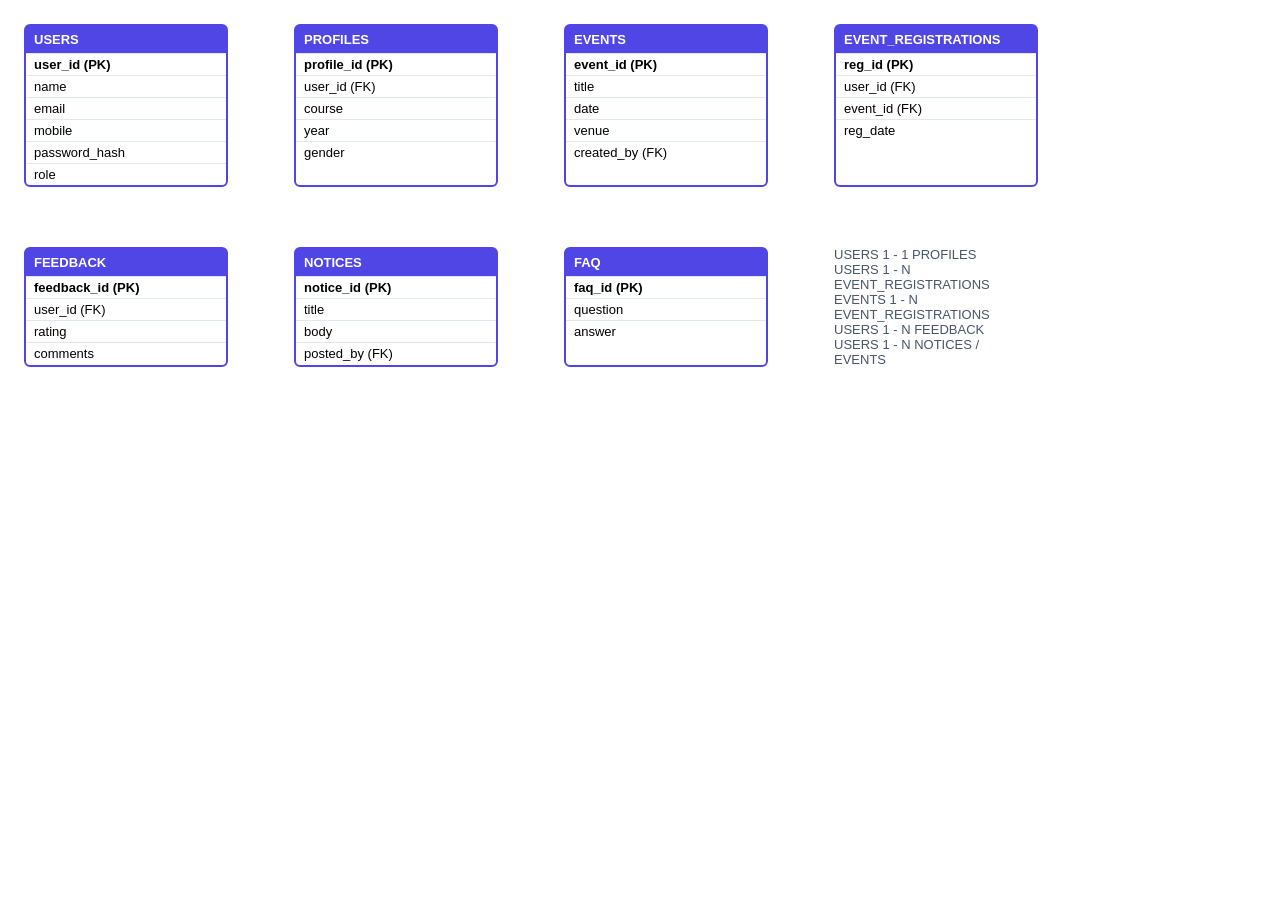
<file: docs/er.html>
<html><body style="margin:0;font-family:Segoe UI,Arial;background:#fff"><style>
.t{border:2px solid #4f46e5;border-radius:6px;width:200px;font-size:13px;background:#fff}.t h4{margin:0;background:#4f46e5;color:#fff;padding:6px 8px}
.t div{padding:3px 8px;border-top:1px solid #e2e8f0}.pk{font-weight:700}
</style><div style="padding:24px;display:grid;grid-template-columns:repeat(4,200px);gap:60px 70px;position:relative;width:1050px">
<div class="t"><h4>USERS</h4><div class="pk">user_id (PK)</div><div>name</div><div>email</div><div>mobile</div><div>password_hash</div><div>role</div></div>
<div class="t"><h4>PROFILES</h4><div class="pk">profile_id (PK)</div><div>user_id (FK)</div><div>course</div><div>year</div><div>gender</div></div>
<div class="t"><h4>EVENTS</h4><div class="pk">event_id (PK)</div><div>title</div><div>date</div><div>venue</div><div>created_by (FK)</div></div>
<div class="t"><h4>EVENT_REGISTRATIONS</h4><div class="pk">reg_id (PK)</div><div>user_id (FK)</div><div>event_id (FK)</div><div>reg_date</div></div>
<div class="t"><h4>FEEDBACK</h4><div class="pk">feedback_id (PK)</div><div>user_id (FK)</div><div>rating</div><div>comments</div></div>
<div class="t"><h4>NOTICES</h4><div class="pk">notice_id (PK)</div><div>title</div><div>body</div><div>posted_by (FK)</div></div>
<div class="t"><h4>FAQ</h4><div class="pk">faq_id (PK)</div><div>question</div><div>answer</div></div>
<div style="align-self:center;font-size:13px;color:#475569">USERS 1 - 1 PROFILES<br>USERS 1 - N EVENT_REGISTRATIONS<br>EVENTS 1 - N EVENT_REGISTRATIONS<br>USERS 1 - N FEEDBACK<br>USERS 1 - N NOTICES / EVENTS</div>
</div></body></html>
</file>
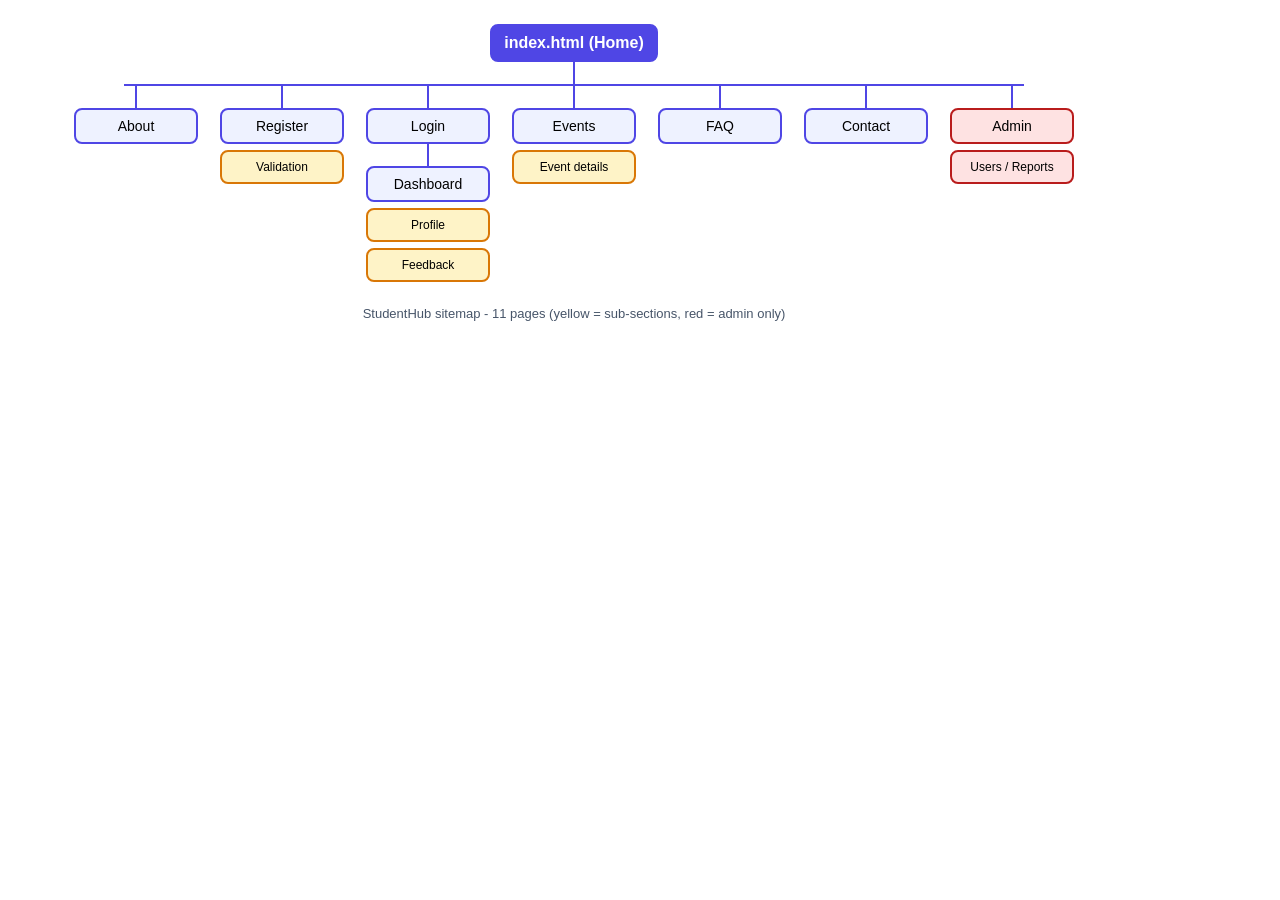
<file: docs/sitemap.html>
<html><body style="margin:0;font-family:Segoe UI,Arial;background:#fff"><style>
.n{border:2px solid #4f46e5;border-radius:8px;padding:8px 12px;background:#eef2ff;text-align:center;font-size:14px;min-width:96px}
.root{background:#4f46e5;color:#fff;font-weight:700;font-size:16px}.row{display:flex;gap:14px;justify-content:center}
.col{display:flex;flex-direction:column;align-items:center;gap:0}.v{width:2px;height:22px;background:#4f46e5}
.h{height:2px;background:#4f46e5}.sub{background:#fef3c7;border-color:#d97706;font-size:12px;margin-top:6px;min-width:96px}
.adm{background:#fee2e2;border-color:#b91c1c}
</style><div style="padding:24px;width:1100px">
<div class="col"><div class="n root">index.html (Home)</div><div class="v"></div>
<div style="width:900px" class="h"></div>
<div class="row" style="width:1000px;justify-content:space-between;margin-top:0">
<div class="col"><div class="v"></div><div class="n">About</div></div>
<div class="col"><div class="v"></div><div class="n">Register</div><div class="n sub">Validation</div></div>
<div class="col"><div class="v"></div><div class="n">Login</div><div class="v"></div><div class="n">Dashboard</div><div class="n sub">Profile</div><div class="n sub">Feedback</div></div>
<div class="col"><div class="v"></div><div class="n">Events</div><div class="n sub">Event details</div></div>
<div class="col"><div class="v"></div><div class="n">FAQ</div></div>
<div class="col"><div class="v"></div><div class="n">Contact</div></div>
<div class="col"><div class="v"></div><div class="n adm">Admin</div><div class="n sub adm">Users / Reports</div></div>
</div></div>
<p style="text-align:center;margin-top:24px;font-size:13px;color:#475569">StudentHub sitemap - 11 pages (yellow = sub-sections, red = admin only)</p></div></body></html>
</file>
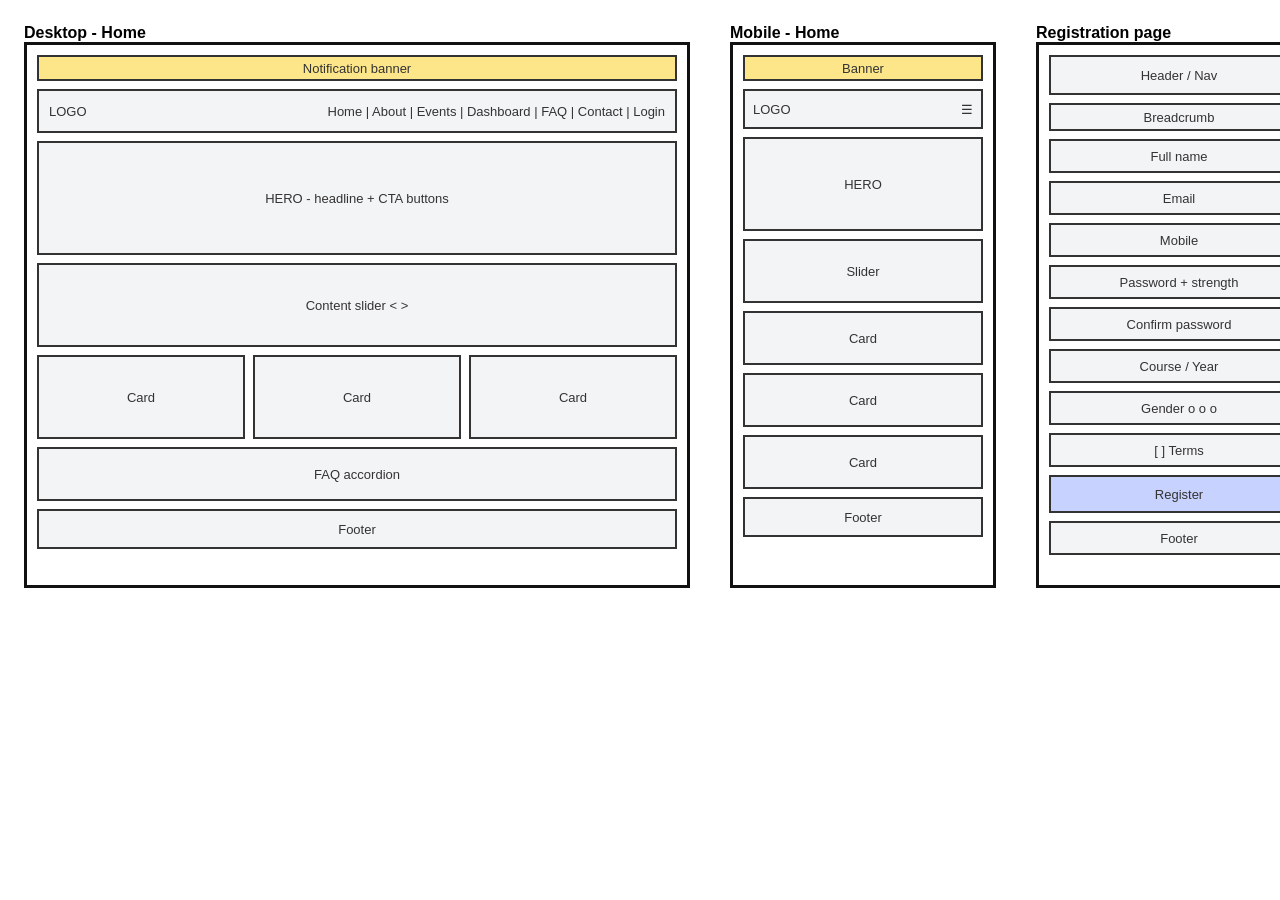
<file: docs/wireframe.html>
<html><body style="margin:0;font-family:Arial;background:#fff"><style>
.b{border:2px solid #333;background:#f3f4f6;display:flex;align-items:center;justify-content:center;color:#333;font-size:13px}
.w{border:3px solid #111;padding:10px;display:flex;flex-direction:column;gap:8px;background:#fff}
</style><div style="display:flex;gap:40px;padding:24px;align-items:flex-start">
<div><b>Desktop - Home</b><div class="w" style="width:640px;height:520px">
<div class="b" style="height:22px;background:#fde68a">Notification banner</div>
<div class="b" style="height:40px;justify-content:space-between;padding:0 10px"><span>LOGO</span><span>Home | About | Events | Dashboard | FAQ | Contact | Login</span></div>
<div class="b" style="height:110px">HERO - headline + CTA buttons</div>
<div class="b" style="height:80px">Content slider &lt; &gt;</div>
<div style="display:flex;gap:8px"><div class="b" style="flex:1;height:80px">Card</div><div class="b" style="flex:1;height:80px">Card</div><div class="b" style="flex:1;height:80px">Card</div></div>
<div class="b" style="height:50px">FAQ accordion</div><div class="b" style="height:36px">Footer</div></div></div>
<div><b>Mobile - Home</b><div class="w" style="width:240px;height:520px">
<div class="b" style="height:22px;background:#fde68a">Banner</div>
<div class="b" style="height:36px;justify-content:space-between;padding:0 8px"><span>LOGO</span><span>&#9776;</span></div>
<div class="b" style="height:90px">HERO</div><div class="b" style="height:60px">Slider</div>
<div class="b" style="height:50px">Card</div><div class="b" style="height:50px">Card</div><div class="b" style="height:50px">Card</div>
<div class="b" style="height:36px">Footer</div></div></div>
<div><b>Registration page</b><div class="w" style="width:260px;height:520px">
<div class="b" style="height:36px">Header / Nav</div><div class="b" style="height:24px">Breadcrumb</div>
<div class="b" style="height:30px">Full name</div><div class="b" style="height:30px">Email</div><div class="b" style="height:30px">Mobile</div>
<div class="b" style="height:30px">Password + strength</div><div class="b" style="height:30px">Confirm password</div>
<div class="b" style="height:30px">Course / Year</div><div class="b" style="height:30px">Gender  o o o</div>
<div class="b" style="height:30px">[ ] Terms</div><div class="b" style="height:34px;background:#c7d2fe">Register</div><div class="b" style="height:30px">Footer</div></div></div>
</div></body></html>
</file>
<file: css/common.css>
/* ==========================================================
   common.css - styles shared by ALL StudentHub pages
   (theme variables, reset, header/nav, buttons, cards, forms base, footer)
   Page-specific styles live in css/<page>.css
   ========================================================== */
:root {
  --bg: #f8fafc; --surface: #ffffff; --text: #1e293b; --muted: #475569;
  --primary: #4f46e5; --primary-dark: #3730a3; --border: #e2e8f0;
  --danger: #b91c1c; --success: #15803d; --shadow: 0 2px 8px rgba(0,0,0,.08);
}
[data-theme="dark"] {
  --bg: #0f172a; --surface: #1e293b; --text: #f1f5f9; --muted: #cbd5e1;
  --primary: #818cf8; --primary-dark: #a5b4fc; --border: #334155;
  --danger: #fca5a5; --success: #86efac; --shadow: 0 2px 8px rgba(0,0,0,.5);
}
*, *::before, *::after { box-sizing: border-box; }
body { margin: 0; font-family: "Segoe UI", Roboto, Arial, sans-serif; line-height: 1.6;
  background: var(--bg); color: var(--text); transition: background .3s, color .3s; }
img { max-width: 100%; height: auto; }
a { color: var(--primary); }
.container { width: 100%; max-width: 1140px; margin: 0 auto; padding: 0 1rem; }
h1 { font-size: 1.8rem; margin: 1.2rem 0 .6rem; }
h2 { font-size: 1.4rem; margin: 1.5rem 0 .6rem; }

/* ---------- accessibility ---------- */
.skip-link { position: absolute; left: -999px; top: 0; background: var(--primary); color: #fff; padding: .6rem 1rem; z-index: 200; }
.skip-link:focus { left: 0; }
:focus-visible { outline: 3px solid #f59e0b; outline-offset: 2px; }

/* ---------- notification banner ---------- */
.notification { display: flex; justify-content: space-between; align-items: center; gap: 1rem;
  background: #fef3c7; color: #78350f; padding: .5rem 1rem; font-size: .95rem; }
.notification button { background: none; border: 0; font-size: 1.5rem; cursor: pointer; color: inherit; }
.hidden { display: none !important; }

/* ---------- header + navigation (Flexbox) ---------- */
.site-header { background: var(--surface); box-shadow: var(--shadow); position: sticky; top: 0; z-index: 50; }
.header-inner { display: flex; flex-wrap: wrap; align-items: center; justify-content: space-between; padding-top: .7rem; padding-bottom: .7rem; }
.brand { font-size: 1.4rem; font-weight: 700; text-decoration: none; color: var(--primary); }
.hamburger { display: flex; flex-direction: column; gap: 5px; background: none; border: 0; padding: .4rem; cursor: pointer; }
.hamburger span { width: 26px; height: 3px; background: var(--text); border-radius: 2px; transition: transform .3s, opacity .3s; }
.hamburger.open span:nth-child(1) { transform: translateY(8px) rotate(45deg); }
.hamburger.open span:nth-child(2) { opacity: 0; }
.hamburger.open span:nth-child(3) { transform: translateY(-8px) rotate(-45deg); }
.primary-nav { display: none; width: 100%; padding-top: .6rem; }
.primary-nav.open { display: block; }
.primary-nav ul { list-style: none; margin: 0 0 .6rem; padding: 0; display: flex; flex-direction: column; }
.primary-nav a { display: block; padding: .5rem .3rem; text-decoration: none; color: var(--text); border-radius: 6px; }
.primary-nav a:hover, .primary-nav a[aria-current="page"] { background: var(--primary); color: #fff; }

/* ---------- breadcrumb ---------- */
.breadcrumb ol { list-style: none; display: flex; gap: .4rem; margin: .8rem auto 0; padding: 0 1rem; max-width: 1140px; font-size: .9rem; }
.breadcrumb li + li::before { content: "/"; margin-right: .4rem; color: var(--muted); }

/* ---------- buttons ---------- */
.btn { display: inline-block; background: var(--primary); color: #fff; border: 2px solid var(--primary); padding: .55rem 1.1rem;
  border-radius: 8px; font-size: 1rem; cursor: pointer; text-decoration: none; transition: transform .2s, box-shadow .2s, background .2s; }
[data-theme="dark"] .btn { color: #0f172a; }
.btn:hover { transform: translateY(-2px); box-shadow: 0 6px 14px rgba(79,70,229,.35); }
.btn-outline { background: transparent; color: var(--primary); }
[data-theme="dark"] .btn-outline { color: var(--primary); }

/* ---------- card grid (CSS Grid) ---------- */
.grid.cards { display: grid; grid-template-columns: 1fr; gap: 1rem; }
.card { background: var(--surface); border: 1px solid var(--border); border-radius: 12px; padding: 1rem 1.2rem; box-shadow: var(--shadow); transition: transform .25s, box-shadow .25s; }
.card:hover { transform: translateY(-4px); box-shadow: 0 10px 20px rgba(0,0,0,.15); }
.card h2, .card h3 { margin-top: 0; }

/* ---------- collapsible FAQ (used on Home and FAQ pages) ---------- */
.faq-question { display: flex; justify-content: space-between; width: 100%; text-align: left; background: var(--surface); color: var(--text);
  border: 1px solid var(--border); padding: .9rem 1rem; font-size: 1rem; font-weight: 600; cursor: pointer; margin-top: .5rem; border-radius: 8px; }
.faq-question::after { content: "+"; font-size: 1.3rem; }
.faq-question[aria-expanded="true"]::after { content: "\2212"; }
.faq-answer { max-height: 0; overflow: hidden; transition: max-height .35s ease; padding: 0 1rem; }
.faq-answer p { margin: .8rem 0; }

/* ---------- form base (Register, Login, Contact, Feedback) ---------- */
.form { max-width: 620px; background: var(--surface); padding: 1.2rem; border-radius: 12px; border: 1px solid var(--border); margin: 1rem 0 2rem; }
.field { margin-bottom: 1rem; border: 0; padding: 0; }
label, legend { display: block; font-weight: 600; margin-bottom: .3rem; }
label.inline { display: inline-block; font-weight: 400; margin-right: 1rem; }
input[type=text], input[type=email], input[type=tel], input[type=password], select, textarea {
  width: 100%; padding: .6rem .7rem; font-size: 1rem; border: 2px solid var(--border); border-radius: 8px; background: var(--bg); color: var(--text); }
.form-actions { display: flex; gap: .7rem; flex-wrap: wrap; }

/* ---------- footer ---------- */
.site-footer { margin-top: 3rem; background: var(--surface); border-top: 1px solid var(--border); text-align: center; padding: 1rem 0; color: var(--muted); }
.site-footer p { margin: .2rem 0; }

/* ===== Tablet >= 768px ===== */
@media (min-width: 768px) {
  .grid.cards { grid-template-columns: repeat(2, 1fr); }
  h1 { font-size: 2.2rem; }
}
/* ===== Desktop >= 1024px ===== */
@media (min-width: 1024px) {
  .hamburger { display: none; }
  .primary-nav { display: flex !important; width: auto; align-items: center; gap: 1rem; padding-top: 0; }
  .primary-nav ul { flex-direction: row; margin: 0; gap: .2rem; }
  .grid.cards { grid-template-columns: repeat(3, 1fr); }
}
@media (prefers-reduced-motion: reduce) { * { animation: none !important; transition: none !important; } }
</file>
<file: css/index.css>
/* index.css - Home page: hero, content slider, modal popup */
.hero { text-align: center; padding: 2.5rem 1rem; margin-top: 1rem; border-radius: 14px;
  background: linear-gradient(135deg, var(--primary), #7c3aed); color: #fff; }
.hero h1 { margin-top: 0; }
.hero .btn { background: #fff; color: var(--primary-dark); border-color: #fff; }
.hero .btn-outline { background: transparent; color: #fff; }

/* slider */
.slider { position: relative; overflow: hidden; border-radius: 12px; min-height: 190px; background: var(--surface); border: 1px solid var(--border); }
.slide { display: none; padding: 2.5rem 3.5rem; text-align: center; animation: fade .6s; }
.slide.active { display: block; }
.slide h3 { font-size: 1.6rem; margin: 0 0 .5rem; }
.slider-btn { position: absolute; top: 50%; transform: translateY(-50%); background: var(--primary); color: #fff; border: 0; width: 38px; height: 38px; border-radius: 50%; cursor: pointer; }
.slider-btn.prev { left: 8px; } .slider-btn.next { right: 8px; }
.dots { position: absolute; bottom: 10px; left: 0; right: 0; display: flex; justify-content: center; gap: 8px; }
.dot { width: 12px; height: 12px; border-radius: 50%; border: 0; background: var(--border); cursor: pointer; padding: 0; }
.dot.active { background: var(--primary); }
@keyframes fade { from { opacity: 0; } to { opacity: 1; } }

/* modal popup */
.modal-overlay { position: fixed; inset: 0; background: rgba(0,0,0,.55); display: none; align-items: center; justify-content: center; z-index: 100; padding: 1rem; }
.modal-overlay.open { display: flex; }
.modal { background: var(--surface); padding: 1.5rem; border-radius: 12px; max-width: 440px; width: 100%; position: relative; animation: fade .3s; }
.modal-close { position: absolute; top: 8px; right: 12px; background: none; border: 0; font-size: 1.6rem; cursor: pointer; color: var(--text); }

@media (max-width: 480px) { .slide { padding: 2rem 3rem; } .slide h3 { font-size: 1.3rem; } }
</file>
<file: css/about.css>
/* about.css - About page */
main > section p { max-width: 70ch; }
.notice { background: var(--surface); border-left: 5px solid var(--primary); padding: .8rem 1rem; margin: 1.5rem 0; border-radius: 6px; }
.card h3 { color: var(--primary); }
</file>
<file: css/admin.css>
/* admin.css - Admin panel: responsive data table */
.table-wrap { overflow-x: auto; }
table { width: 100%; border-collapse: collapse; background: var(--surface); }
th, td { padding: .7rem; border: 1px solid var(--border); text-align: left; }
th { background: var(--primary); color: #fff; }
[data-theme="dark"] th { color: #0f172a; }
caption { text-align: left; font-weight: 600; padding: .5rem 0; }
tbody tr:nth-child(even) { background: var(--bg); }
</file>
<file: css/contact.css>
/* contact.css - Contact page: form + address */
.two-col { display: grid; grid-template-columns: 1fr; gap: 1.5rem; }
textarea { resize: vertical; }
address { font-style: normal; line-height: 1.8; background: var(--surface); padding: 1rem; border-radius: 12px; border: 1px solid var(--border); }

@media (min-width: 768px) { .two-col { grid-template-columns: 2fr 1fr; } }
</file>
<file: css/dashboard.css>
/* dashboard.css - Dashboard: stat cards, notices + quick links */
.stat .big { font-size: 2rem; font-weight: 700; margin: 0; color: var(--primary); }
.two-col { display: grid; grid-template-columns: 1fr; gap: 1.5rem; }
.list { padding-left: 1.2rem; }
.list li { margin-bottom: .4rem; }
aside .list { list-style: square; }

@media (min-width: 768px) { .two-col { grid-template-columns: 2fr 1fr; } }
</file>
<file: css/events.css>
/* events.css - Events page: event cards */
.card h2 { font-size: 1.25rem; color: var(--primary); }
.card time { font-weight: 600; }
.card .btn { margin-top: .5rem; }
</file>
<file: css/faq.css>
/* faq.css - FAQ page: centred accordion column */
.faq { max-width: 800px; margin-bottom: 1rem; }
.faq-question { font-size: 1.05rem; }
</file>
<file: css/feedback.css>
/* feedback.css - Feedback page */
textarea { resize: vertical; min-height: 120px; }
select { cursor: pointer; }
</file>
<file: css/login.css>
/* login.css - Login page: centred narrow card */
.form { margin: 1.5rem auto 2rem; max-width: 440px; }
.form p { text-align: center; margin-bottom: 0; }
.form-actions { margin: 1rem 0; }
.form-actions .btn { width: 100%; }
</file>
<file: css/profile.css>
/* profile.css - Profile page: avatar + details list */
.profile { display: flex; flex-direction: column; gap: 1.5rem; align-items: center; background: var(--surface); padding: 1.5rem; border-radius: 12px; }
.profile figure { margin: 0; text-align: center; }
.profile img { border-radius: 50%; }
.profile dl { display: grid; grid-template-columns: max-content 1fr; gap: .4rem 1rem; }
dt { font-weight: 600; } dd { margin: 0; }

@media (min-width: 768px) { .profile { flex-direction: row; } }
</file>
<file: css/register.css>
/* register.css - Registration form: validation states, strength meter, canvas captcha */
input.invalid, select.invalid { border-color: var(--danger); }
input.valid, select.valid { border-color: var(--success); }
.error { display: block; color: var(--danger); font-size: .88rem; min-height: 1.1rem; margin-top: .25rem; }
.req { color: var(--danger); }
.success { color: var(--success); font-weight: 600; }

/* password strength meter */
.strength { height: 8px; background: var(--border); border-radius: 4px; overflow: hidden; margin-top: .4rem; }
.strength-bar { height: 100%; width: 0; transition: width .3s, background .3s; }

/* captcha */
.captcha-row { display: flex; gap: .6rem; align-items: center; margin-bottom: .5rem; }
canvas { border: 1px solid var(--border); border-radius: 6px; background: #eef2ff; max-width: 100%; }

@media (min-width: 768px) { .form { padding: 1.8rem; } }
</file>
